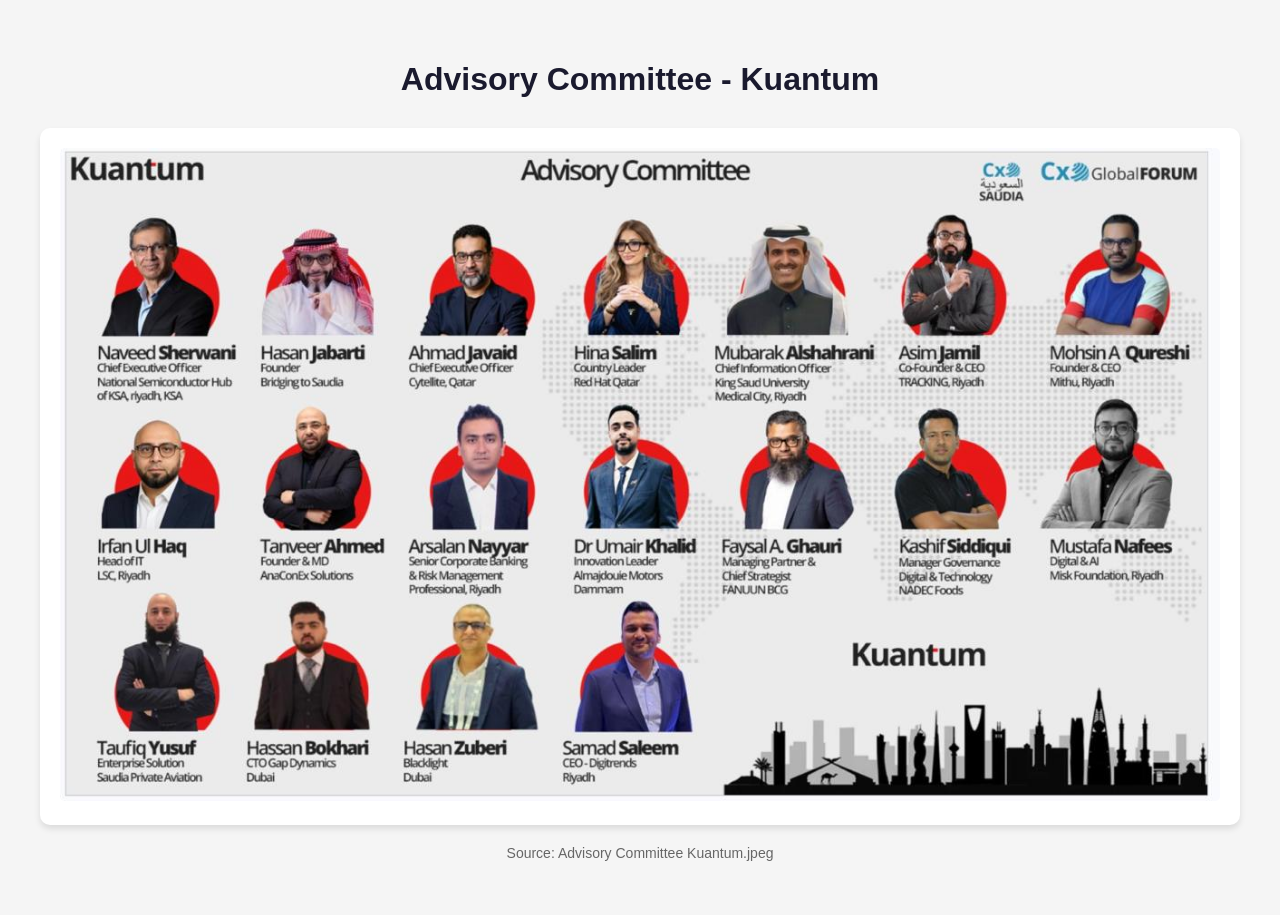
<file: advisory-committee-viewer.html>
<!DOCTYPE html>
<html lang="en">
<head>
    <meta charset="UTF-8">
    <meta name="viewport" content="width=device-width, initial-scale=1.0">
    <title>Advisory Committee - Kuantum</title>
    <style>
        body {
            font-family: Arial, sans-serif;
            max-width: 1200px;
            margin: 0 auto;
            padding: 40px 20px;
            background: #f5f5f5;
        }
        h1 {
            color: #1a1a2e;
            text-align: center;
            margin-bottom: 30px;
        }
        .image-container {
            background: white;
            padding: 20px;
            border-radius: 10px;
            box-shadow: 0 4px 6px rgba(0,0,0,0.1);
            text-align: center;
        }
        img {
            max-width: 100%;
            height: auto;
            border-radius: 5px;
        }
        .source {
            text-align: center;
            margin-top: 20px;
            color: #666;
            font-size: 14px;
        }
    </style>
</head>
<body>
    <h1>Advisory Committee - Kuantum</h1>
    <div class="image-container">
        <img src="Advisory Committee Kuantum.jpeg" alt="Advisory Committee Kuantum">
    </div>
    <p class="source">Source: Advisory Committee Kuantum.jpeg</p>
</body>
</html>
</file>
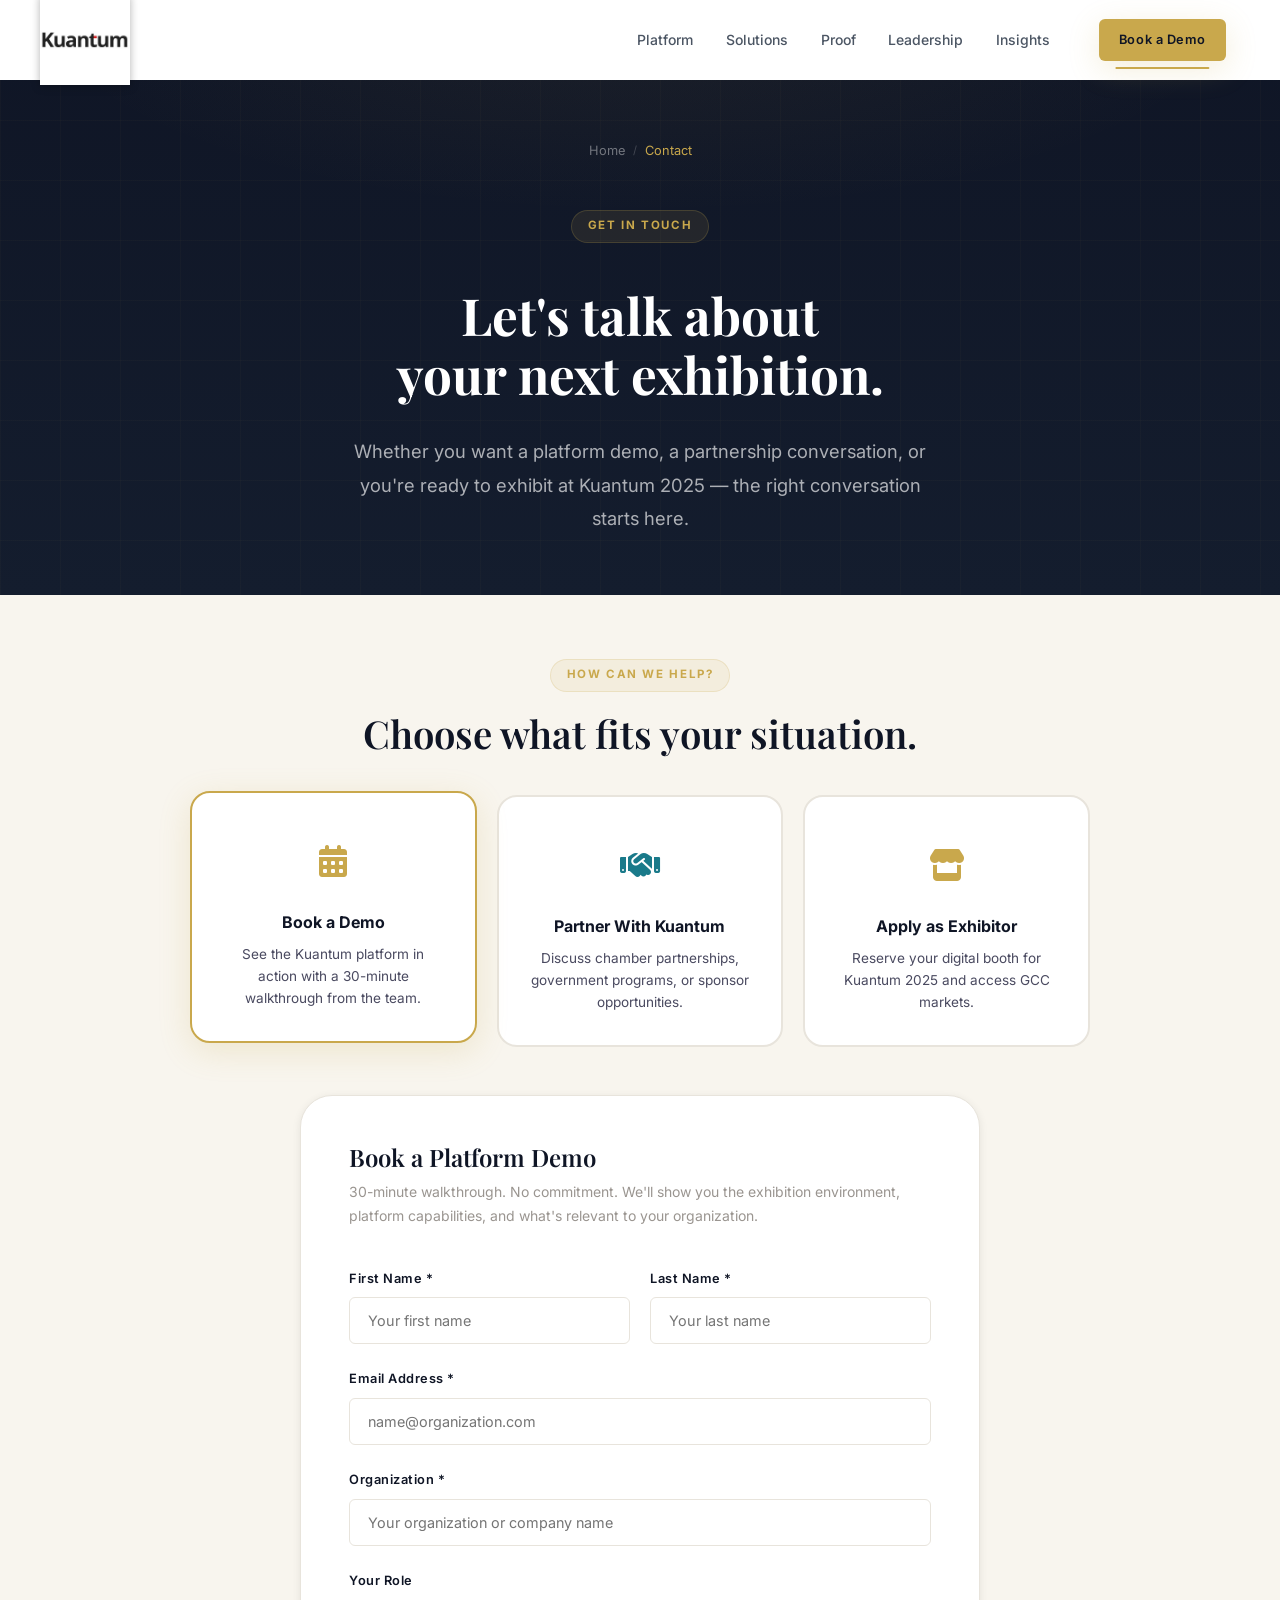
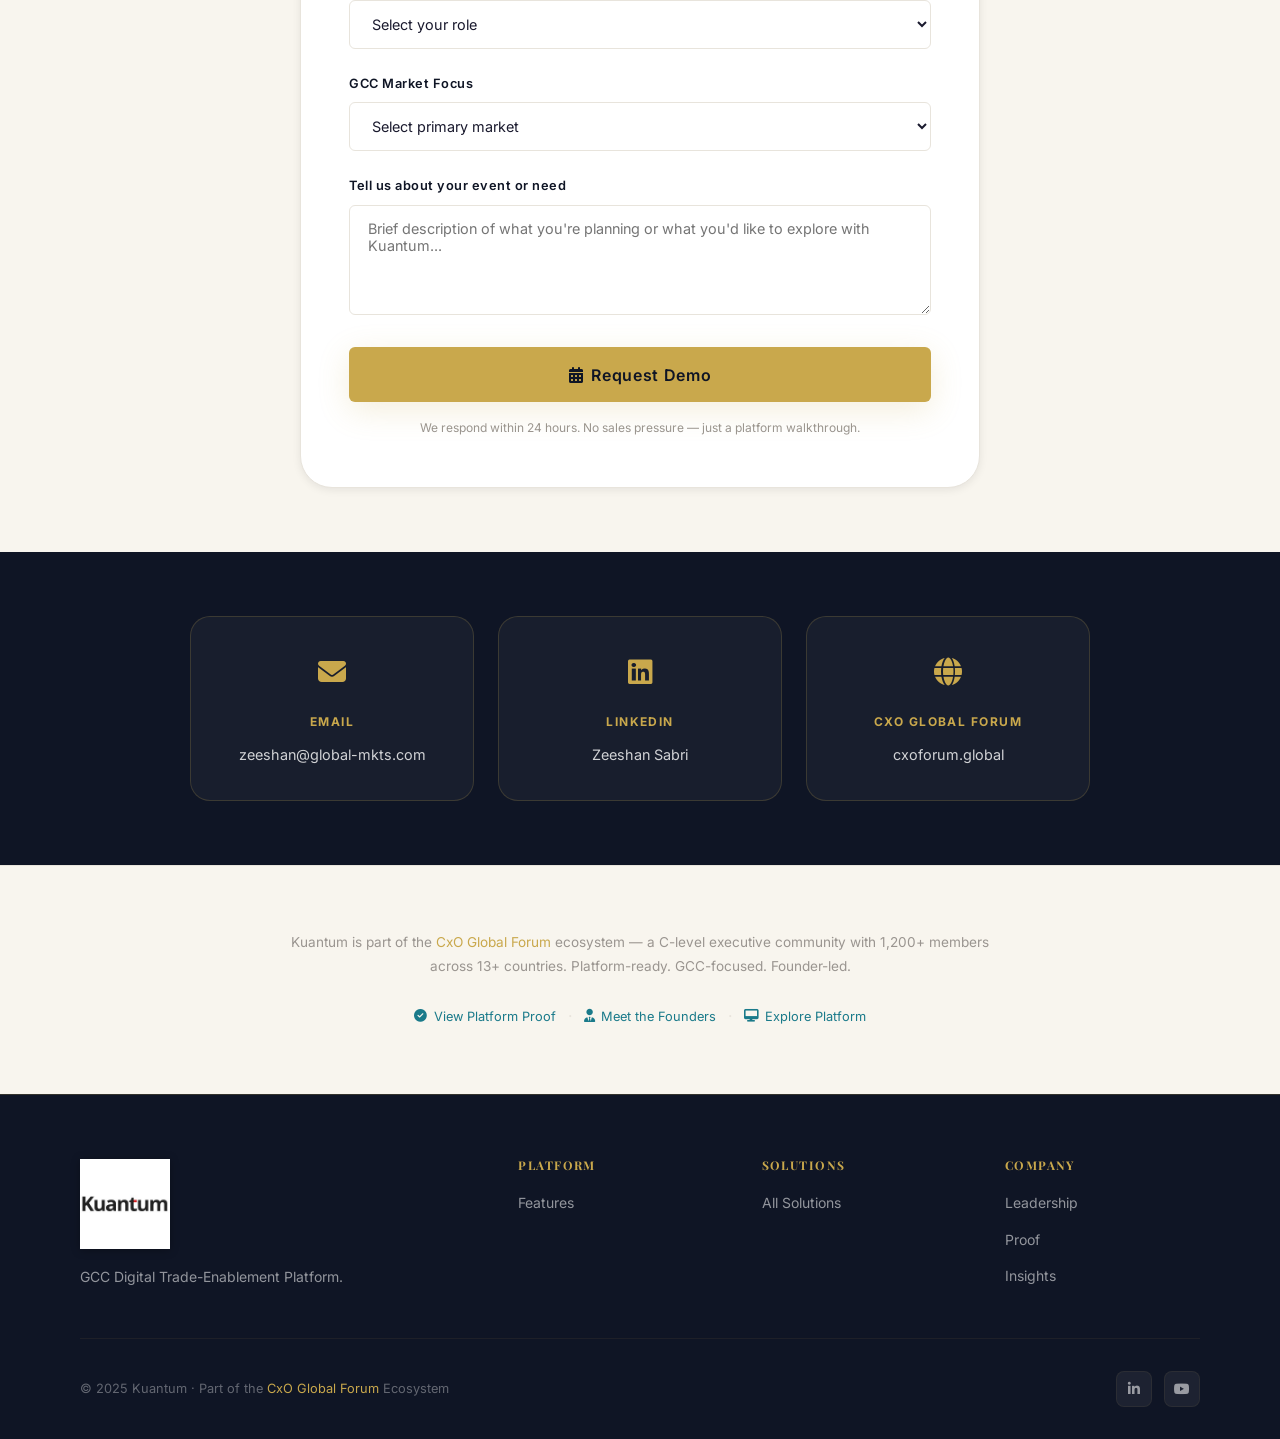
<file: contact.html>
<!DOCTYPE html>
<html lang="en">
<head>
  <meta charset="UTF-8">
  <meta name="viewport" content="width=device-width, initial-scale=1.0">
  <title>Contact — Book a Demo | Kuantum</title>
  <meta name="description" content="Book a demo with Kuantum, discuss a partnership, or inquire about exhibiting at our next GCC digital exhibition. Get in touch with the founding team.">
  <link rel="stylesheet" href="css/style.css">
  <link rel="stylesheet" href="https://cdn.jsdelivr.net/npm/@fortawesome/fontawesome-free@6.4.0/css/all.min.css">
  <link rel="preconnect" href="https://fonts.googleapis.com">
  <style>
    .contact-option {
      background: var(--white);
      border: 2px solid var(--light-gray);
      border-radius: var(--radius-lg);
      padding: 2rem;
      cursor: pointer;
      transition: var(--transition);
      text-align: center;
    }
    .contact-option:hover, .contact-option.selected {
      border-color: var(--gold);
      box-shadow: var(--shadow-gold);
      transform: translateY(-4px);
    }
    .contact-option .opt-icon { font-size: 2.5rem; margin-bottom: 1rem; }
    .contact-option .opt-title { font-size: 1rem; font-weight: 700; color: var(--navy); margin-bottom: 0.5rem; }
    .contact-option .opt-desc { font-size: 0.85rem; color: var(--text-body); line-height: 1.6; }
    .contact-form-section { display: none; }
    .contact-form-section.active { display: block; }
  </style>
</head>
<body>

  <nav class="navbar" id="navbar">
    <div class="navbar-inner">
      <a href="index.html" class="logo"><img src="images/kuantum-linkedin-logo.png" alt="Kuantum" class="logo-img" style="height:90px;width:auto;max-width:240px;object-fit:contain;" onerror="this.classList.add('error')"></a>
      <div class="nav-links">
        <a href="platform.html" class="nav-link">Platform</a>
        <a href="solutions.html" class="nav-link">Solutions</a>
        <a href="proof.html" class="nav-link">Proof</a>
        <a href="leadership.html" class="nav-link">Leadership</a>
        <a href="insights.html" class="nav-link">Insights</a>
        <a href="contact.html" class="nav-link active nav-cta"><span class="btn btn-primary btn-sm">Book a Demo</span></a>
      </div>
      <button class="hamburger" id="hamburger"><span></span><span></span><span></span></button>
    </div>
  </nav>
  <div class="mobile-menu" id="mobileMenu">
    <a href="platform.html" class="nav-link">Platform</a>
    <a href="solutions.html" class="nav-link">Solutions</a>
    <a href="proof.html" class="nav-link">Proof</a>
    <a href="leadership.html" class="nav-link">Leadership</a>
    <a href="insights.html" class="nav-link">Insights</a>
    <a href="contact.html" class="btn btn-primary">Book a Demo</a>
  </div>

  <!-- PAGE HERO -->
  <section class="page-hero" style="padding:140px 0 60px;">
    <div class="page-hero-grid"></div>
    <div class="container">
      <div class="page-hero-inner text-center" style="max-width:680px;margin:0 auto;">
        <div class="breadcrumb" style="justify-content:center;">
          <a href="index.html">Home</a><span class="breadcrumb-sep">/</span>
          <span class="breadcrumb-current">Contact</span>
        </div>
        <div class="section-tag" style="margin-top:1.5rem;">Get In Touch</div>
        <h1 class="page-headline mt-3">Let's talk about<br>your next exhibition.</h1>
        <p class="page-sub mt-4 mx-auto">Whether you want a platform demo, a partnership conversation, or you're ready to exhibit at Kuantum 2025 — the right conversation starts here.</p>
      </div>
    </div>
  </section>

  <!-- CONTACT TYPE SELECTOR -->
  <section class="section-sm" style="background:var(--off-white);">
    <div class="container">
      <div class="section-header" style="margin-bottom:2.5rem;">
        <div class="section-tag fade-up">How can we help?</div>
        <h2 class="h1 fade-up stagger-1">Choose what fits your situation.</h2>
      </div>

      <div class="grid grid-3 fade-up" style="gap:1.25rem;max-width:900px;margin:0 auto 3rem;">
        <div class="contact-option selected" id="opt-demo" onclick="selectOption('demo')">
          <div class="opt-icon"><i class="fas fa-calendar-days" style="font-size:2rem;color:var(--gold);"></i></div>
          <div class="opt-title">Book a Demo</div>
          <div class="opt-desc">See the Kuantum platform in action with a 30-minute walkthrough from the team.</div>
        </div>
        <div class="contact-option" id="opt-partner" onclick="selectOption('partner')">
          <div class="opt-icon"><i class="fas fa-handshake" style="font-size:2rem;color:var(--teal);"></i></div>
          <div class="opt-title">Partner With Kuantum</div>
          <div class="opt-desc">Discuss chamber partnerships, government programs, or sponsor opportunities.</div>
        </div>
        <div class="contact-option" id="opt-exhibitor" onclick="selectOption('exhibitor')">
          <div class="opt-icon"><i class="fas fa-store" style="font-size:2rem;color:var(--gold);"></i></div>
          <div class="opt-title">Apply as Exhibitor</div>
          <div class="opt-desc">Reserve your digital booth for Kuantum 2025 and access GCC markets.</div>
        </div>
      </div>

      <!-- DEMO FORM -->
      <div class="contact-form-section active" id="form-demo" style="max-width:680px;margin:0 auto;">
        <div style="background:var(--white);border-radius:var(--radius-xl);padding:3rem;border:1px solid var(--light-gray);box-shadow:var(--shadow-sm);">
          <h3 style="font-size:1.5rem;margin-bottom:0.5rem;">Book a Platform Demo</h3>
          <p style="font-size:0.875rem;color:var(--mid-gray);margin-bottom:2.5rem;">30-minute walkthrough. No commitment. We'll show you the exhibition environment, platform capabilities, and what's relevant to your organization.</p>

          <form id="demoForm" onsubmit="handleSubmit(event, 'demo')">
            <div class="grid grid-2" style="gap:1.25rem;">
              <div class="form-group">
                <label class="form-label">First Name *</label>
                <input type="text" class="form-input" placeholder="Your first name" required>
              </div>
              <div class="form-group">
                <label class="form-label">Last Name *</label>
                <input type="text" class="form-input" placeholder="Your last name" required>
              </div>
            </div>
            <div class="form-group">
              <label class="form-label">Email Address *</label>
              <input type="email" class="form-input" placeholder="name@organization.com" required>
            </div>
            <div class="form-group">
              <label class="form-label">Organization *</label>
              <input type="text" class="form-input" placeholder="Your organization or company name" required>
            </div>
            <div class="form-group">
              <label class="form-label">Your Role</label>
              <select class="form-select">
                <option value="">Select your role</option>
                <option>Trade Organizer / Event Manager</option>
                <option>Chamber / Association Representative</option>
                <option>Government / Public Sector</option>
                <option>Exhibitor / Business Development</option>
                <option>Investor / Strategic Partner</option>
                <option>Other</option>
              </select>
            </div>
            <div class="form-group">
              <label class="form-label">GCC Market Focus</label>
              <select class="form-select">
                <option value="">Select primary market</option>
                <option>Saudi Arabia</option>
                <option>UAE</option>
                <option>Oman</option>
                <option>Bahrain</option>
                <option>Qatar</option>
                <option>Kuwait</option>
                <option>Multiple GCC Markets</option>
              </select>
            </div>
            <div class="form-group">
              <label class="form-label">Tell us about your event or need</label>
              <textarea class="form-textarea" placeholder="Brief description of what you're planning or what you'd like to explore with Kuantum..." style="min-height:110px;"></textarea>
            </div>
            <button type="submit" class="btn btn-primary w-full" style="justify-content:center;padding:1.1rem 2rem;font-size:1rem;">
              <i class="fas fa-calendar-alt"></i> Request Demo
            </button>
            <p style="font-size:0.75rem;color:var(--mid-gray);text-align:center;margin-top:1rem;">We respond within 24 hours. No sales pressure — just a platform walkthrough.</p>
          </form>
        </div>
      </div>

      <!-- PARTNER FORM -->
      <div class="contact-form-section" id="form-partner" style="max-width:680px;margin:0 auto;">
        <div style="background:var(--white);border-radius:var(--radius-xl);padding:3rem;border:1px solid var(--light-gray);box-shadow:var(--shadow-sm);">
          <h3 style="font-size:1.5rem;margin-bottom:0.5rem;">Partner With Kuantum</h3>
          <p style="font-size:0.875rem;color:var(--mid-gray);margin-bottom:2.5rem;">Chambers, associations, government bodies, sponsors — tell us about your organization and partnership interests.</p>
          <form id="partnerForm" onsubmit="handleSubmit(event, 'partner')">
            <div class="grid grid-2" style="gap:1.25rem;">
              <div class="form-group">
                <label class="form-label">First Name *</label>
                <input type="text" class="form-input" placeholder="Your first name" required>
              </div>
              <div class="form-group">
                <label class="form-label">Last Name *</label>
                <input type="text" class="form-input" placeholder="Your last name" required>
              </div>
            </div>
            <div class="form-group">
              <label class="form-label">Email Address *</label>
              <input type="email" class="form-input" placeholder="name@organization.com" required>
            </div>
            <div class="form-group">
              <label class="form-label">Organization *</label>
              <input type="text" class="form-input" placeholder="Chamber, association, or company name" required>
            </div>
            <div class="form-group">
              <label class="form-label">Partnership Type</label>
              <select class="form-select">
                <option value="">Select partnership type</option>
                <option>Chamber / Association Partnership</option>
                <option>Government / Public Sector Program</option>
                <option>Corporate Sponsorship</option>
                <option>Media & Content Partner</option>
                <option>Technology Integration</option>
                <option>Strategic Advisory</option>
              </select>
            </div>
            <div class="form-group">
              <label class="form-label">Partnership Interests & Goals</label>
              <textarea class="form-textarea" placeholder="Describe your partnership interests, organization mandate, and what you'd like to achieve through Kuantum..." style="min-height:130px;"></textarea>
            </div>
            <button type="submit" class="btn btn-teal w-full" style="justify-content:center;padding:1.1rem 2rem;font-size:1rem;">
              <i class="fas fa-handshake"></i> Submit Partnership Inquiry
            </button>
          </form>
        </div>
      </div>

      <!-- EXHIBITOR FORM -->
      <div class="contact-form-section" id="form-exhibitor" style="max-width:680px;margin:0 auto;">
        <div style="background:var(--white);border-radius:var(--radius-xl);padding:3rem;border:1px solid var(--light-gray);box-shadow:var(--shadow-sm);">
          <h3 style="font-size:1.5rem;margin-bottom:0.5rem;">Apply as an Exhibitor</h3>
          <p style="font-size:0.875rem;color:var(--mid-gray);margin-bottom:2.5rem;">Reserve your digital booth for Kuantum 2025 and access GCC markets through a branded exhibition presence and lead generation dashboard.</p>
          <form id="exhibitorForm" onsubmit="handleSubmit(event, 'exhibitor')">
            <div class="grid grid-2" style="gap:1.25rem;">
              <div class="form-group">
                <label class="form-label">First Name *</label>
                <input type="text" class="form-input" placeholder="Your first name" required>
              </div>
              <div class="form-group">
                <label class="form-label">Last Name *</label>
                <input type="text" class="form-input" placeholder="Your last name" required>
              </div>
            </div>
            <div class="form-group">
              <label class="form-label">Email Address *</label>
              <input type="email" class="form-input" placeholder="name@company.com" required>
            </div>
            <div class="form-group">
              <label class="form-label">Company Name *</label>
              <input type="text" class="form-input" placeholder="Your company name" required>
            </div>
            <div class="form-group">
              <label class="form-label">Industry Sector</label>
              <select class="form-select">
                <option value="">Select your industry</option>
                <option>Technology & Software</option>
                <option>Financial Services & Fintech</option>
                <option>Healthcare & Medtech</option>
                <option>Manufacturing & Industry</option>
                <option>Real Estate & Construction</option>
                <option>Energy & Utilities</option>
                <option>Retail & E-commerce</option>
                <option>Education & Training</option>
                <option>Professional Services</option>
                <option>Other</option>
              </select>
            </div>
            <div class="form-group">
              <label class="form-label">Target GCC Markets</label>
              <select class="form-select">
                <option value="">Select target markets</option>
                <option>Saudi Arabia (primary)</option>
                <option>UAE (primary)</option>
                <option>Oman (primary)</option>
                <option>Multiple GCC Markets</option>
                <option>All GCC Markets</option>
              </select>
            </div>
            <div class="form-group">
              <label class="form-label">What you're looking to achieve at Kuantum</label>
              <textarea class="form-textarea" placeholder="Lead generation, brand visibility, B2B meetings, market entry — tell us your goals..." style="min-height:110px;"></textarea>
            </div>
            <button type="submit" class="btn btn-primary w-full" style="justify-content:center;padding:1.1rem 2rem;font-size:1rem;">
              <i class="fas fa-store"></i> Apply as Exhibitor
            </button>
          </form>
        </div>
      </div>

      <!-- SUCCESS MESSAGE (hidden by default) -->
      <div id="successMsg" style="display:none;max-width:680px;margin:0 auto;text-align:center;padding:4rem 3rem;background:var(--white);border-radius:var(--radius-xl);border:1px solid var(--light-gray);">
        <div style="font-size:3rem;margin-bottom:1.5rem;color:#16a34a;"><i class="fas fa-circle-check"></i></div>
        <h3 style="font-size:1.5rem;color:var(--navy);margin-bottom:1rem;">Thank you — we've received your inquiry.</h3>
        <p style="color:var(--text-body);line-height:1.7;margin-bottom:2rem;">The Kuantum team will respond within 24 hours. In the meantime, feel free to explore the platform capabilities or read our latest insights.</p>
        <div style="display:flex;gap:1rem;justify-content:center;flex-wrap:wrap;">
          <a href="platform.html" class="btn btn-primary">Explore the Platform</a>
          <a href="insights.html" class="btn btn-outline">Read Insights</a>
        </div>
      </div>
    </div>
  </section>

  <!-- DIRECT CONTACT INFO -->
  <section class="section-sm" style="background:var(--navy);">
    <div class="container">
      <div class="grid grid-3 fade-up" style="gap:1.5rem;max-width:900px;margin:0 auto;">
        <div style="text-align:center;padding:2rem;background:rgba(255,255,255,0.04);border-radius:var(--radius-lg);border:1px solid var(--border);">
          <div style="font-size:1.75rem;margin-bottom:1rem;"><i class="fas fa-envelope" style="color:var(--gold);"></i></div>
          <div style="font-size:0.75rem;font-weight:700;letter-spacing:0.12em;text-transform:uppercase;color:var(--gold);margin-bottom:0.5rem;">Email</div>
          <a href="mailto:zeeshan@global-mkts.com" style="font-size:0.9rem;color:rgba(255,255,255,0.8);text-decoration:none;">zeeshan@global-mkts.com</a>
        </div>
        <div style="text-align:center;padding:2rem;background:rgba(255,255,255,0.04);border-radius:var(--radius-lg);border:1px solid var(--border);">
          <div style="font-size:1.75rem;margin-bottom:1rem;"><i class="fab fa-linkedin" style="color:var(--gold);"></i></div>
          <div style="font-size:0.75rem;font-weight:700;letter-spacing:0.12em;text-transform:uppercase;color:var(--gold);margin-bottom:0.5rem;">LinkedIn</div>
          <a href="https://www.linkedin.com/in/zeeshan-sabri-75760a26" target="_blank" style="font-size:0.9rem;color:rgba(255,255,255,0.8);text-decoration:none;">Zeeshan Sabri</a>
        </div>
        <div style="text-align:center;padding:2rem;background:rgba(255,255,255,0.04);border-radius:var(--radius-lg);border:1px solid var(--border);">
          <div style="font-size:1.75rem;margin-bottom:1rem;"><i class="fas fa-globe" style="color:var(--gold);"></i></div>
          <div style="font-size:0.75rem;font-weight:700;letter-spacing:0.12em;text-transform:uppercase;color:var(--gold);margin-bottom:0.5rem;">CxO Global Forum</div>
          <a href="https://new.cxoforum.global/" target="_blank" style="font-size:0.9rem;color:rgba(255,255,255,0.8);text-decoration:none;">cxoforum.global</a>
        </div>
      </div>
    </div>
  </section>

  <!-- TRUST SIGNALS -->
  <section class="section-sm" style="background:var(--off-white);border-top:1px solid var(--light-gray);">
    <div class="container">
      <div style="text-align:center;max-width:700px;margin:0 auto;">
        <p style="font-size:0.85rem;color:var(--mid-gray);line-height:1.8;">
          Kuantum is part of the <a href="https://new.cxoforum.global/" target="_blank" style="color:var(--gold);">CxO Global Forum</a> ecosystem — a C-level executive community with 1,200+ members across 13+ countries. Platform-ready. GCC-focused. Founder-led.
        </p>
        <div style="display:flex;gap:0.75rem;justify-content:center;flex-wrap:wrap;margin-top:1.5rem;">
          <a href="proof.html" style="font-size:0.8rem;color:var(--teal);display:flex;align-items:center;gap:0.4rem;"><i class="fas fa-check-circle"></i> View Platform Proof</a>
          <span style="color:var(--light-gray);">·</span>
          <a href="leadership.html" style="font-size:0.8rem;color:var(--teal);display:flex;align-items:center;gap:0.4rem;"><i class="fas fa-user-tie"></i> Meet the Founders</a>
          <span style="color:var(--light-gray);">·</span>
          <a href="platform.html" style="font-size:0.8rem;color:var(--teal);display:flex;align-items:center;gap:0.4rem;"><i class="fas fa-desktop"></i> Explore Platform</a>
        </div>
      </div>
    </div>
  </section>

  <footer class="footer">
    <div class="container">
      <div class="footer-grid">
        <div class="footer-brand">
          <a href="index.html" class="logo"><img src="images/kuantum-linkedin-logo.png" alt="Kuantum" class="logo-img" style="height:90px;width:auto;max-width:240px;object-fit:contain;" onerror="this.classList.add('error')"></a>
          <p>GCC Digital Trade-Enablement Platform.</p>
        </div>
        <div class="footer-col"><h4>Platform</h4><ul><li><a href="platform.html">Features</a></li></ul></div>
        <div class="footer-col"><h4>Solutions</h4><ul><li><a href="solutions.html">All Solutions</a></li></ul></div>
        <div class="footer-col"><h4>Company</h4><ul><li><a href="leadership.html">Leadership</a></li><li><a href="proof.html">Proof</a></li><li><a href="insights.html">Insights</a></li></ul></div>
      </div>
      <div class="footer-bottom">
        <div class="footer-copy">© 2025 Kuantum · Part of the <a href="https://new.cxoforum.global/" target="_blank">CxO Global Forum</a> Ecosystem</div>
        <div class="footer-socials">
          <a href="https://www.linkedin.com/in/zeeshan-sabri-75760a26" target="_blank" class="social-btn"><i class="fab fa-linkedin-in"></i></a>
          <a href="https://www.youtube.com/@CxOGlobalTV" target="_blank" class="social-btn"><i class="fab fa-youtube"></i></a>
        </div>
      </div>
    </div>
  </footer>

  <script src="js/main.js"></script>
  <script>
    // Auto-detect URL param
    const params = new URLSearchParams(window.location.search);
    const typeParam = params.get('type');
    if (typeParam === 'partner') selectOption('partner');
    else if (typeParam === 'exhibitor') selectOption('exhibitor');

    function selectOption(type) {
      // Update option cards
      document.querySelectorAll('.contact-option').forEach(o => o.classList.remove('selected'));
      document.getElementById('opt-' + type).classList.add('selected');
      // Show form
      document.querySelectorAll('.contact-form-section').forEach(f => f.classList.remove('active'));
      document.getElementById('form-' + type).classList.add('active');
      document.getElementById('successMsg').style.display = 'none';
    }

    function handleSubmit(e, type) {
      e.preventDefault();
      // Hide all forms
      document.querySelectorAll('.contact-form-section').forEach(f => f.classList.remove('active'));
      document.getElementById('successMsg').style.display = 'block';
      document.getElementById('successMsg').scrollIntoView({ behavior: 'smooth', block: 'center' });
    }
  </script>
</body>
</html>
</file>
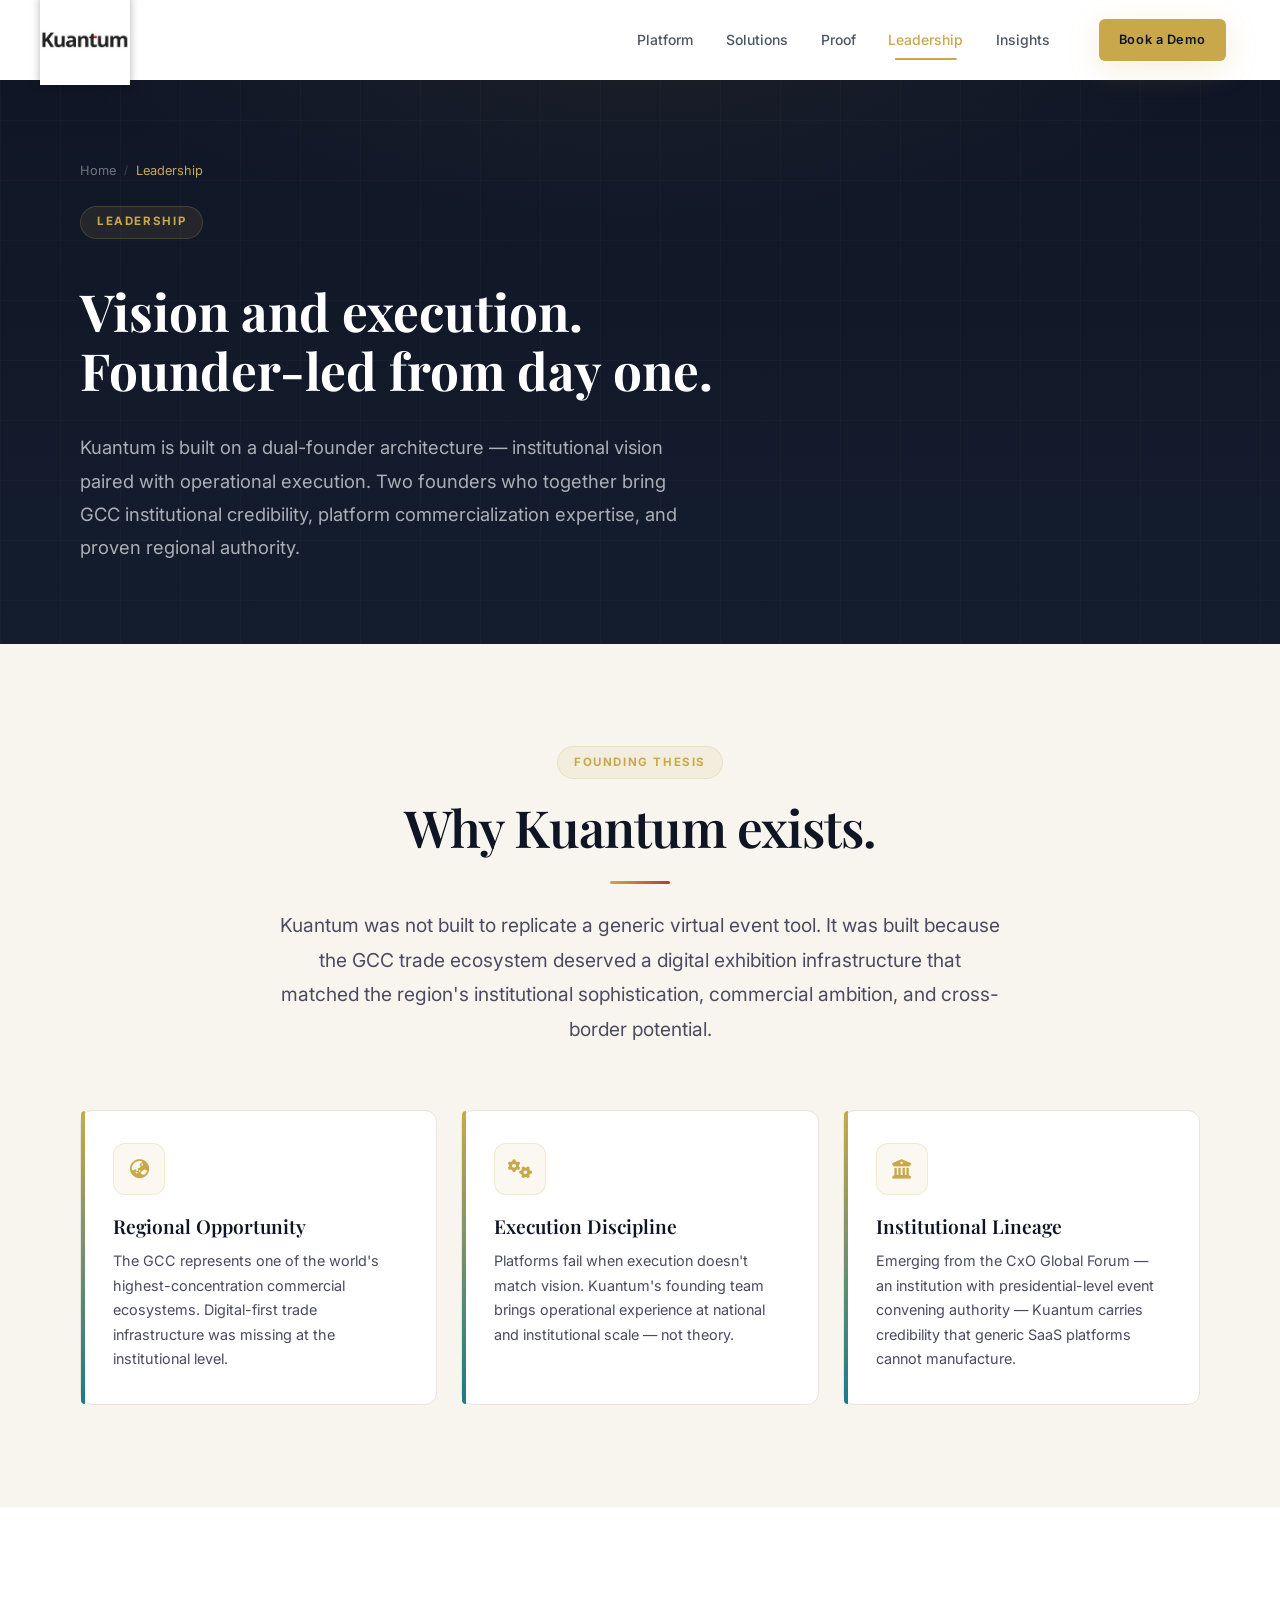
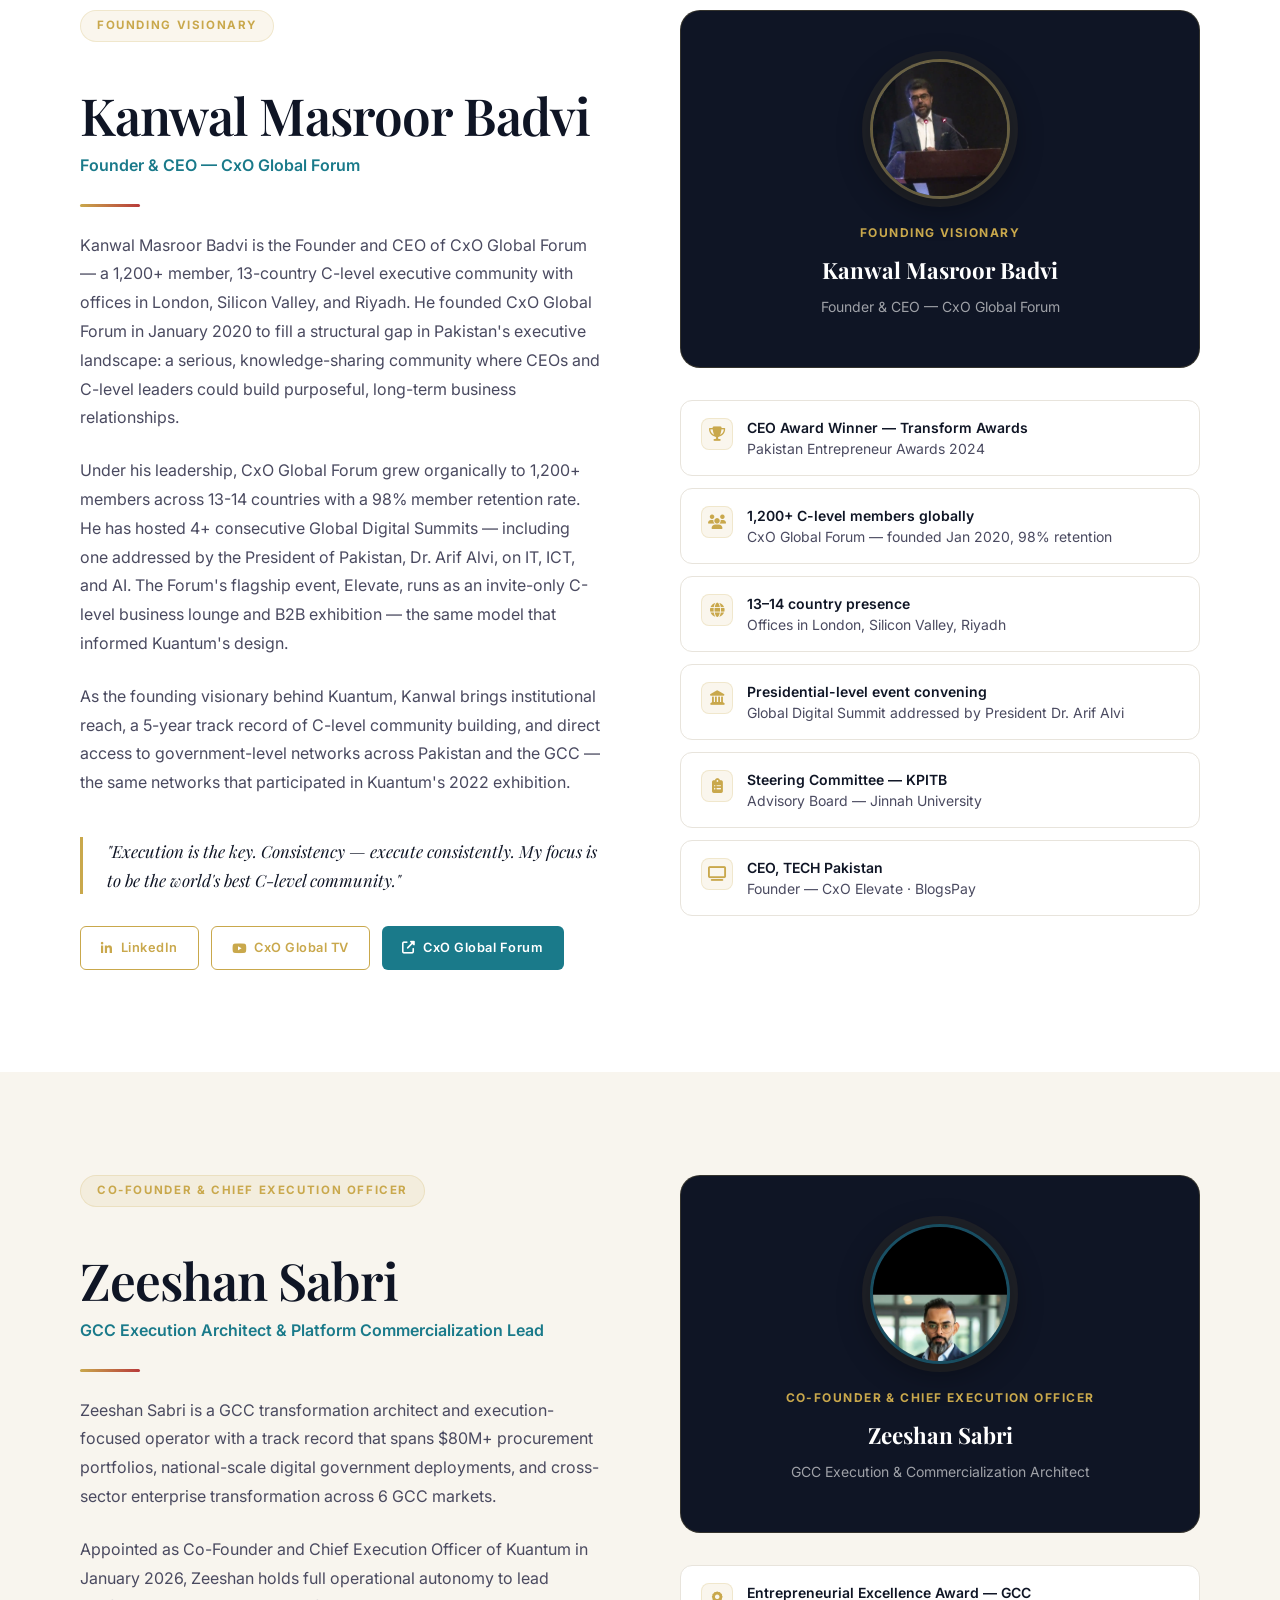
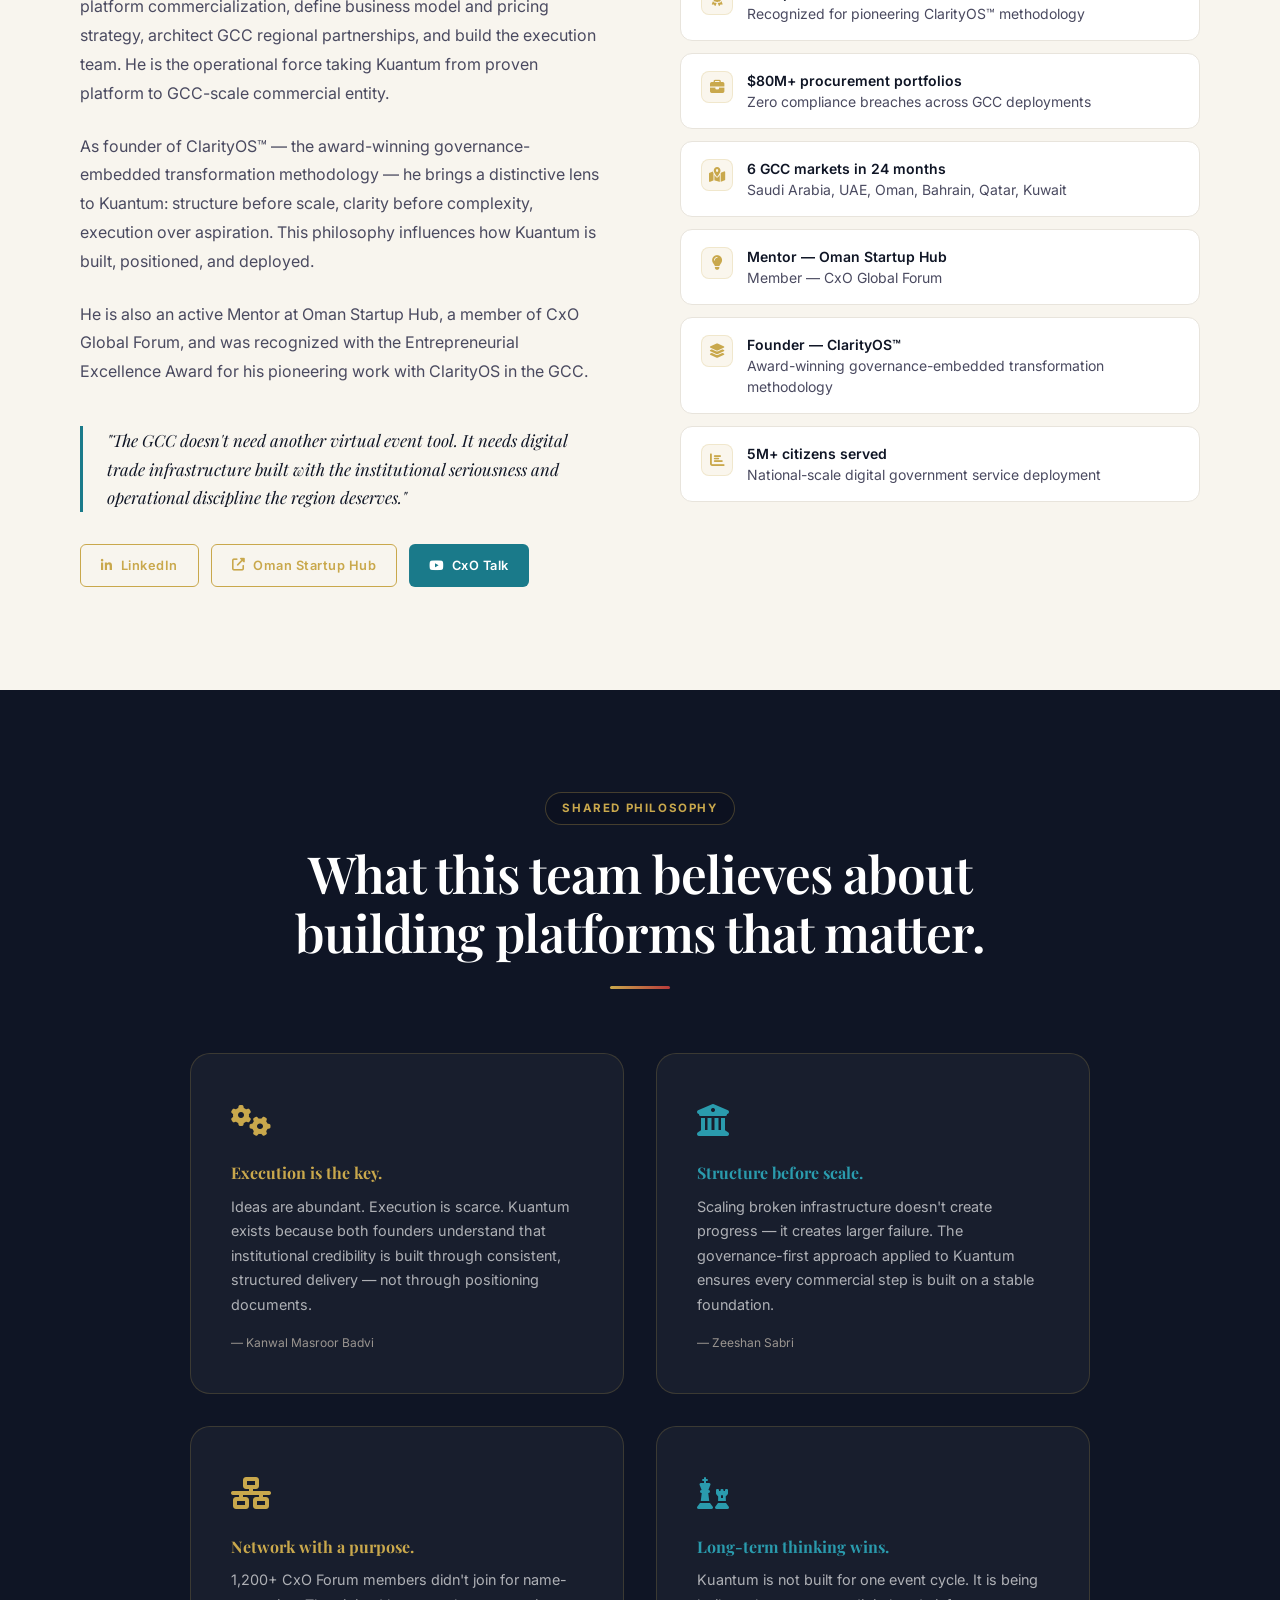
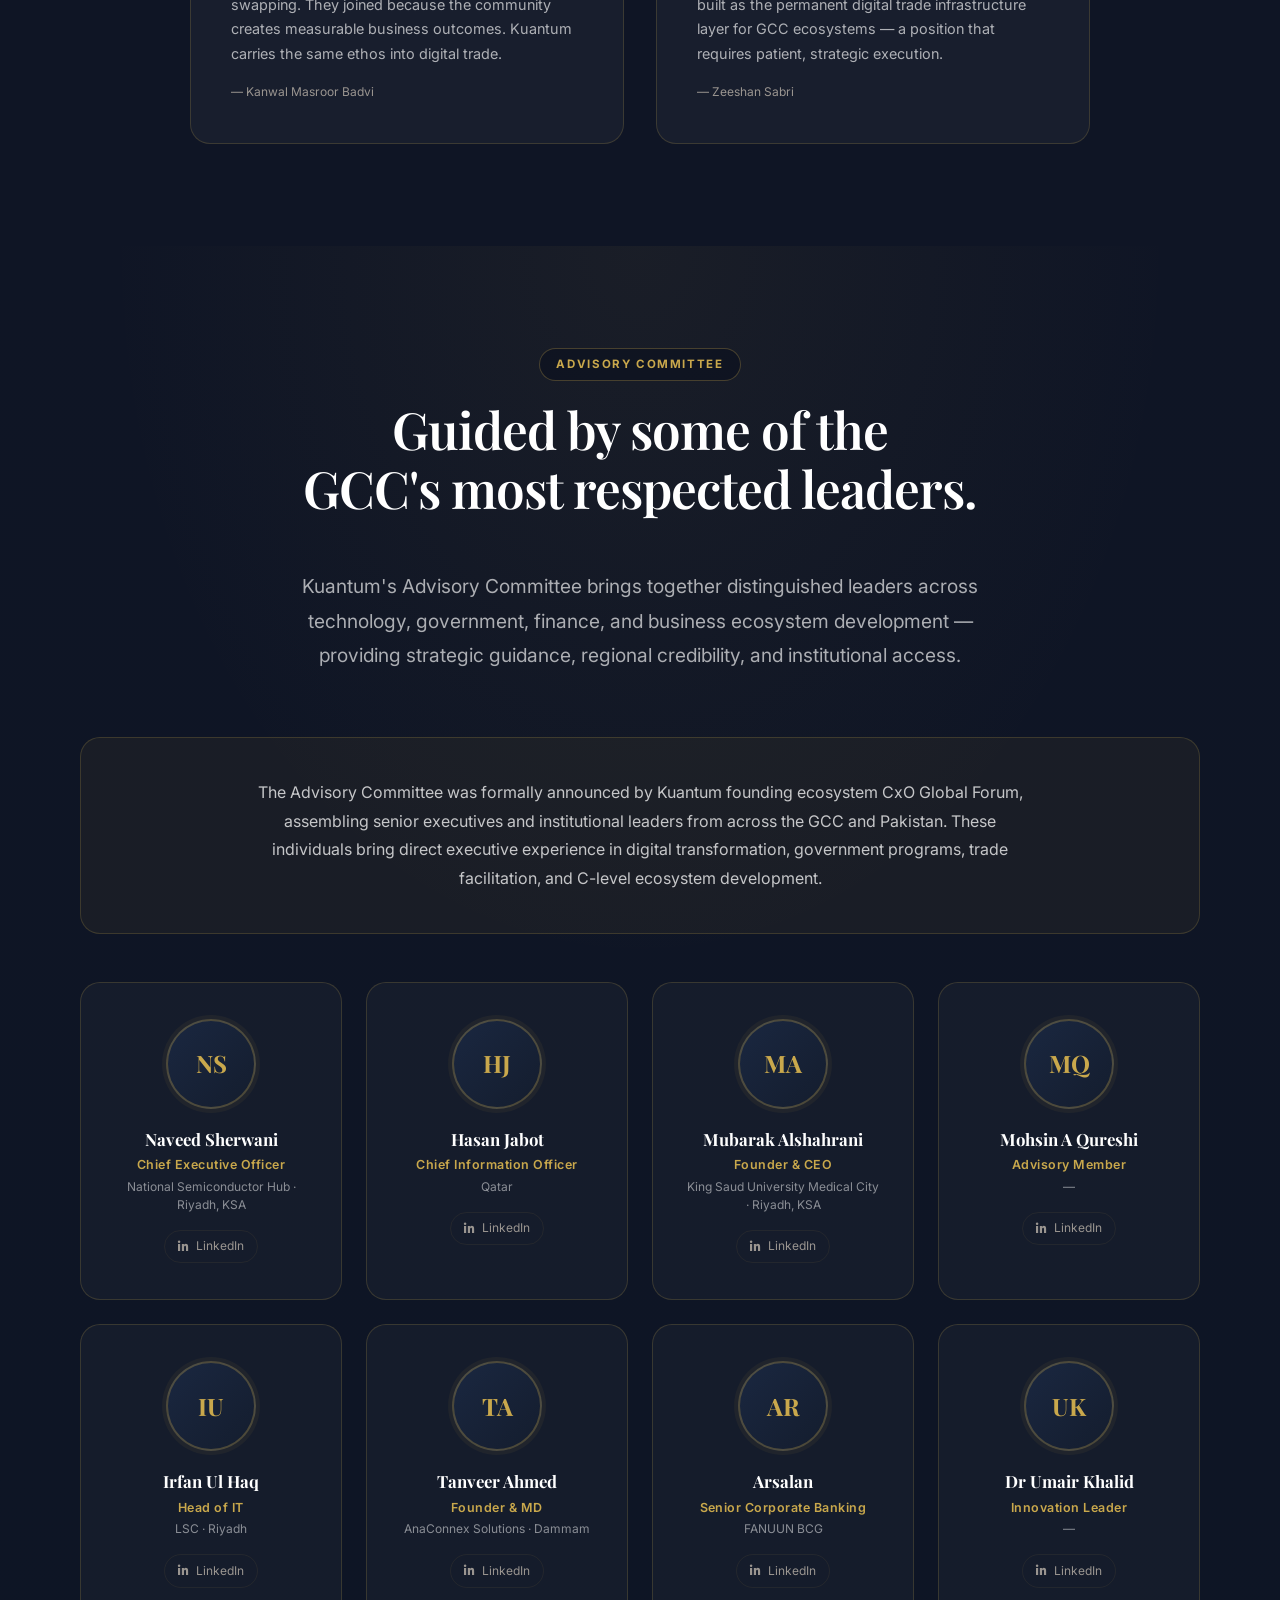
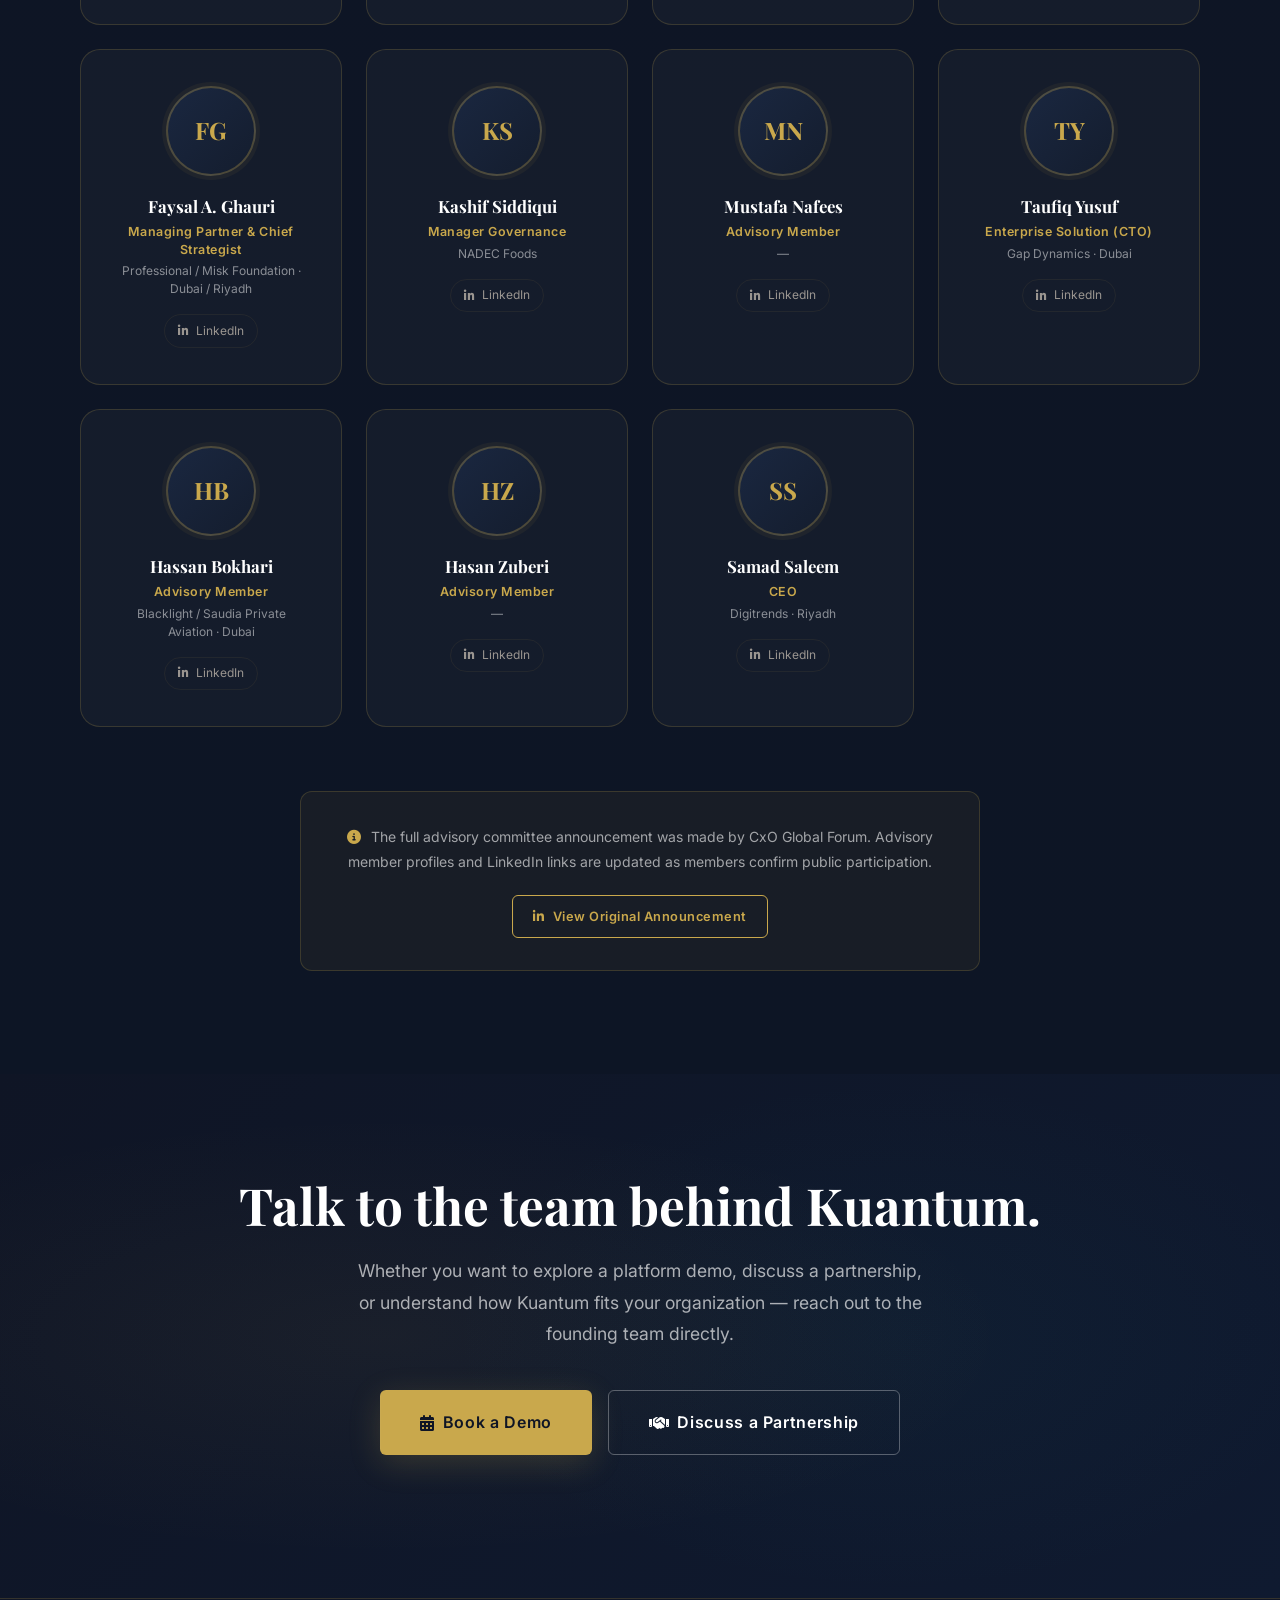
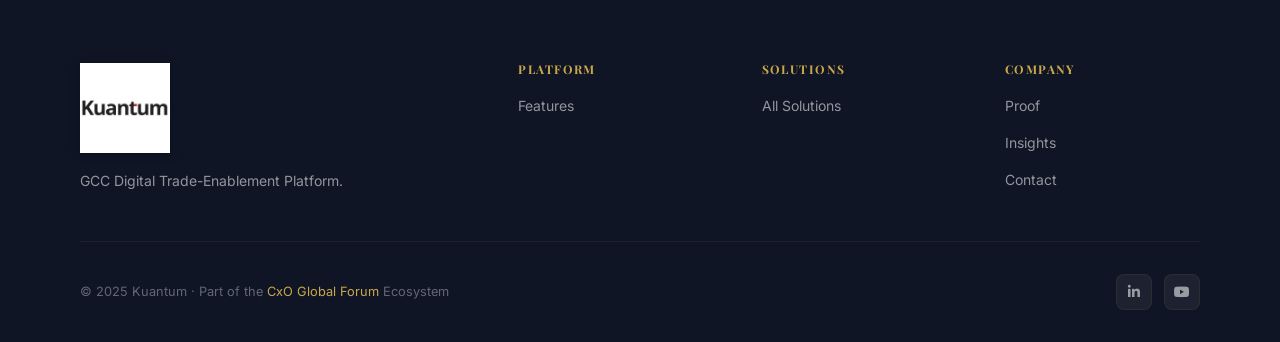
<file: leadership.html>
<!DOCTYPE html>
<html lang="en">
<head>
  <meta charset="UTF-8">
  <meta name="viewport" content="width=device-width, initial-scale=1.0">
  <title>Leadership — Kuantum Founding Team</title>
  <meta name="description" content="Kuantum's founding team: Kanwal Masroor Badvi (CxO Global Forum) and Zeeshan Sabri (Chief Execution Officer, GCC transformation architect).">
  <link rel="stylesheet" href="css/style.css">
  <link rel="stylesheet" href="https://cdn.jsdelivr.net/npm/@fortawesome/fontawesome-free@6.4.0/css/all.min.css">
  <link rel="preconnect" href="https://fonts.googleapis.com">
</head>
<body>

  <nav class="navbar" id="navbar">
    <div class="navbar-inner">
      <a href="index.html" class="logo">
        <img src="images/kuantum-linkedin-logo.png" alt="Kuantum" class="logo-img" style="height:90px;width:auto;max-width:240px;object-fit:contain;" onerror="this.style.display='none';this.nextElementSibling.style.display='block'">
        <span class="logo-text" style="display:none;">KUAN<span>TUM</span></span>
      </a>
      <div class="nav-links">
        <a href="platform.html" class="nav-link">Platform</a>
        <a href="solutions.html" class="nav-link">Solutions</a>
        <a href="proof.html" class="nav-link">Proof</a>
        <a href="leadership.html" class="nav-link active">Leadership</a>
        <a href="insights.html" class="nav-link">Insights</a>
        <a href="contact.html" class="nav-link nav-cta"><span class="btn btn-primary btn-sm">Book a Demo</span></a>
      </div>
      <button class="hamburger" id="hamburger"><span></span><span></span><span></span></button>
    </div>
  </nav>
  <div class="mobile-menu" id="mobileMenu">
    <a href="platform.html" class="nav-link">Platform</a>
    <a href="solutions.html" class="nav-link">Solutions</a>
    <a href="proof.html" class="nav-link">Proof</a>
    <a href="leadership.html" class="nav-link">Leadership</a>
    <a href="insights.html" class="nav-link">Insights</a>
    <a href="contact.html" class="btn btn-primary">Book a Demo</a>
  </div>

  <!-- PAGE HERO -->
  <section class="page-hero">
    <div class="page-hero-grid"></div>
    <div class="container">
      <div class="page-hero-inner">
        <div class="breadcrumb">
          <a href="index.html">Home</a><span class="breadcrumb-sep">/</span>
          <span class="breadcrumb-current">Leadership</span>
        </div>
        <div class="section-tag">Leadership</div>
        <h1 class="page-headline mt-3">Vision and execution.<br>Founder-led from day one.</h1>
        <p class="page-sub mt-4">Kuantum is built on a dual-founder architecture — institutional vision paired with operational execution. Two founders who together bring GCC institutional credibility, platform commercialization expertise, and proven regional authority.</p>
      </div>
    </div>
  </section>

  <!-- FOUNDING THESIS -->
  <section class="section" style="background:var(--off-white);">
    <div class="container">
      <div class="section-header">
        <div class="section-tag fade-up">Founding Thesis</div>
        <h2 class="display-2 fade-up stagger-1">Why Kuantum exists.</h2>
        <div class="divider-gold divider-gold-center fade-up stagger-2"></div>
        <p class="lead fade-up stagger-3">Kuantum was not built to replicate a generic virtual event tool. It was built because the GCC trade ecosystem deserved a digital exhibition infrastructure that matched the region's institutional sophistication, commercial ambition, and cross-border potential.</p>
      </div>

      <div class="grid grid-3 fade-up" style="gap:1.5rem;">
        <div class="card card-gold-accent">
          <div class="feature-icon"><i class="fas fa-globe-asia"></i></div>
          <h4 class="h4" style="margin-bottom:0.75rem;">Regional Opportunity</h4>
          <p style="font-size:0.9rem;color:var(--text-body);line-height:1.7;">The GCC represents one of the world's highest-concentration commercial ecosystems. Digital-first trade infrastructure was missing at the institutional level.</p>
        </div>
        <div class="card card-gold-accent">
          <div class="feature-icon"><i class="fas fa-cogs"></i></div>
          <h4 class="h4" style="margin-bottom:0.75rem;">Execution Discipline</h4>
          <p style="font-size:0.9rem;color:var(--text-body);line-height:1.7;">Platforms fail when execution doesn't match vision. Kuantum's founding team brings operational experience at national and institutional scale — not theory.</p>
        </div>
        <div class="card card-gold-accent">
          <div class="feature-icon"><i class="fas fa-building-columns"></i></div>
          <h4 class="h4" style="margin-bottom:0.75rem;">Institutional Lineage</h4>
          <p style="font-size:0.9rem;color:var(--text-body);line-height:1.7;">Emerging from the CxO Global Forum — an institution with presidential-level event convening authority — Kuantum carries credibility that generic SaaS platforms cannot manufacture.</p>
        </div>
      </div>
    </div>
  </section>

  <!-- KANWAL MASROOR -->
  <section class="section" style="background:var(--white);">
    <div class="container">
      <div class="grid grid-2" style="gap:5rem;align-items:start;">
        <div class="fade-up">
          <div class="section-tag">Founding Visionary</div>
          <h2 class="display-2 mt-3">Kanwal Masroor Badvi</h2>
          <div style="font-size:1rem;color:var(--teal);font-weight:600;margin:0.5rem 0 1.5rem;">Founder & CEO — CxO Global Forum</div>
          <div class="divider-gold mb-4"></div>

          <p style="color:var(--text-body);line-height:1.8;margin-bottom:1.5rem;">Kanwal Masroor Badvi is the Founder and CEO of CxO Global Forum — a 1,200+ member, 13-country C-level executive community with offices in London, Silicon Valley, and Riyadh. He founded CxO Global Forum in January 2020 to fill a structural gap in Pakistan's executive landscape: a serious, knowledge-sharing community where CEOs and C-level leaders could build purposeful, long-term business relationships.</p>

          <p style="color:var(--text-body);line-height:1.8;margin-bottom:1.5rem;">Under his leadership, CxO Global Forum grew organically to 1,200+ members across 13-14 countries with a 98% member retention rate. He has hosted 4+ consecutive Global Digital Summits — including one addressed by the President of Pakistan, Dr. Arif Alvi, on IT, ICT, and AI. The Forum's flagship event, Elevate, runs as an invite-only C-level business lounge and B2B exhibition — the same model that informed Kuantum's design.</p>

          <p style="color:var(--text-body);line-height:1.8;margin-bottom:2.5rem;">As the founding visionary behind Kuantum, Kanwal brings institutional reach, a 5-year track record of C-level community building, and direct access to government-level networks across Pakistan and the GCC — the same networks that participated in Kuantum's 2022 exhibition.</p>

          <blockquote style="border-left:3px solid var(--gold);padding-left:1.5rem;font-style:italic;font-family:var(--font-display);color:var(--navy);font-size:1.05rem;line-height:1.7;margin-bottom:2rem;">
            "Execution is the key. Consistency — execute consistently. My focus is to be the world's best C-level community."
          </blockquote>

          <div style="display:flex;gap:0.75rem;flex-wrap:wrap;">
            <a href="https://www.linkedin.com/in/kanwal-masroor" target="_blank" class="btn btn-outline btn-sm"><i class="fab fa-linkedin-in"></i> LinkedIn</a>
            <a href="https://www.youtube.com/@CxOGlobalTV" target="_blank" class="btn btn-outline btn-sm"><i class="fab fa-youtube"></i> CxO Global TV</a>
            <a href="https://new.cxoforum.global/" target="_blank" class="btn btn-teal btn-sm"><i class="fas fa-external-link-alt"></i> CxO Global Forum</a>
          </div>
        </div>

        <div class="fade-in stagger-2">
          <!-- Avatar block -->
          <div style="background:var(--navy);border-radius:var(--radius-lg);padding:3rem;border:1px solid var(--border);margin-bottom:2rem;text-align:center;">
            <div class="founder-photo-wrapper">
              <img src="images/kanwal-profile.jpg" alt="Kanwal Masroor Badvi" onerror="this.style.display='none';this.nextElementSibling.style.display='flex'">
              <div class="founder-photo-initials" style="display:none;">KM</div>
            </div>
            <div style="font-size:0.75rem;font-weight:700;letter-spacing:0.12em;text-transform:uppercase;color:var(--gold);margin-bottom:0.5rem;">Founding Visionary</div>
            <div style="font-size:1.4rem;font-weight:700;color:var(--white);font-family:var(--font-display);">Kanwal Masroor Badvi</div>
            <div style="font-size:0.875rem;color:rgba(255,255,255,0.6);margin-top:0.35rem;">Founder & CEO — CxO Global Forum</div>
          </div>

          <!-- Credentials -->
          <div style="display:flex;flex-direction:column;gap:0.75rem;">
            <div class="credential-item">
              <span class="cred-icon"><i class="fas fa-trophy"></i></span>
              <div class="cred-text"><strong>CEO Award Winner — Transform Awards</strong>Pakistan Entrepreneur Awards 2024</div>
            </div>
            <div class="credential-item">
              <span class="cred-icon"><i class="fas fa-users"></i></span>
              <div class="cred-text"><strong>1,200+ C-level members globally</strong>CxO Global Forum — founded Jan 2020, 98% retention</div>
            </div>
            <div class="credential-item">
              <span class="cred-icon"><i class="fas fa-globe"></i></span>
              <div class="cred-text"><strong>13–14 country presence</strong>Offices in London, Silicon Valley, Riyadh</div>
            </div>
            <div class="credential-item">
              <span class="cred-icon"><i class="fas fa-landmark"></i></span>
              <div class="cred-text"><strong>Presidential-level event convening</strong>Global Digital Summit addressed by President Dr. Arif Alvi</div>
            </div>
            <div class="credential-item">
              <span class="cred-icon"><i class="fas fa-clipboard-list"></i></span>
              <div class="cred-text"><strong>Steering Committee — KPITB</strong>Advisory Board — Jinnah University</div>
            </div>
            <div class="credential-item">
              <span class="cred-icon"><i class="fas fa-tv"></i></span>
              <div class="cred-text"><strong>CEO, TECH Pakistan</strong>Founder — CxO Elevate · BlogsPay</div>
            </div>
          </div>
        </div>
      </div>
    </div>
  </section>

  <!-- ZEESHAN SABRI -->
  <section class="section" style="background:var(--off-white);">
    <div class="container">
      <div class="grid grid-2" style="gap:5rem;align-items:start;">
        <div class="fade-in stagger-1" style="order:2;">
          <!-- Avatar block -->
          <div style="background:var(--navy);border-radius:var(--radius-lg);padding:3rem;border:1px solid var(--border);margin-bottom:2rem;text-align:center;">
            <div class="founder-photo-wrapper" style="border-color:rgba(26,122,138,0.5);">
              <img src="images/zeeshan-profile.jpg" alt="Zeeshan Sabri" style="object-position:center top;" onerror="this.style.display='none';this.nextElementSibling.style.display='flex'">
              <div class="founder-photo-initials" style="display:none;color:var(--teal-light);">ZS</div>
            </div>
            <div style="font-size:0.75rem;font-weight:700;letter-spacing:0.12em;text-transform:uppercase;color:var(--gold);margin-bottom:0.5rem;">Co-Founder & Chief Execution Officer</div>
            <div style="font-size:1.4rem;font-weight:700;color:var(--white);font-family:var(--font-display);">Zeeshan Sabri</div>
            <div style="font-size:0.875rem;color:rgba(255,255,255,0.6);margin-top:0.35rem;">GCC Execution & Commercialization Architect</div>
          </div>

          <!-- Credentials -->
          <div style="display:flex;flex-direction:column;gap:0.75rem;">
            <div class="credential-item">
              <span class="cred-icon"><i class="fas fa-award"></i></span>
              <div class="cred-text"><strong>Entrepreneurial Excellence Award — GCC</strong>Recognized for pioneering ClarityOS™ methodology</div>
            </div>
            <div class="credential-item">
              <span class="cred-icon"><i class="fas fa-briefcase"></i></span>
              <div class="cred-text"><strong>$80M+ procurement portfolios</strong>Zero compliance breaches across GCC deployments</div>
            </div>
            <div class="credential-item">
              <span class="cred-icon"><i class="fas fa-map-marked-alt"></i></span>
              <div class="cred-text"><strong>6 GCC markets in 24 months</strong>Saudi Arabia, UAE, Oman, Bahrain, Qatar, Kuwait</div>
            </div>
            <div class="credential-item">
              <span class="cred-icon"><i class="fas fa-lightbulb"></i></span>
              <div class="cred-text"><strong>Mentor — Oman Startup Hub</strong>Member — CxO Global Forum</div>
            </div>
            <div class="credential-item">
              <span class="cred-icon"><i class="fas fa-layer-group"></i></span>
              <div class="cred-text"><strong>Founder — ClarityOS™</strong>Award-winning governance-embedded transformation methodology</div>
            </div>
            <div class="credential-item">
              <span class="cred-icon"><i class="fas fa-chart-bar"></i></span>
              <div class="cred-text"><strong>5M+ citizens served</strong>National-scale digital government service deployment</div>
            </div>
          </div>
        </div>

        <div class="fade-up" style="order:1;">
          <div class="section-tag">Co-Founder & Chief Execution Officer</div>
          <h2 class="display-2 mt-3">Zeeshan Sabri</h2>
          <div style="font-size:1rem;color:var(--teal);font-weight:600;margin:0.5rem 0 1.5rem;">GCC Execution Architect & Platform Commercialization Lead</div>
          <div class="divider-gold mb-4"></div>

          <p style="color:var(--text-body);line-height:1.8;margin-bottom:1.5rem;">Zeeshan Sabri is a GCC transformation architect and execution-focused operator with a track record that spans $80M+ procurement portfolios, national-scale digital government deployments, and cross-sector enterprise transformation across 6 GCC markets.</p>

          <p style="color:var(--text-body);line-height:1.8;margin-bottom:1.5rem;">Appointed as Co-Founder and Chief Execution Officer of Kuantum in January 2026, Zeeshan holds full operational autonomy to lead platform commercialization, define business model and pricing strategy, architect GCC regional partnerships, and build the execution team. He is the operational force taking Kuantum from proven platform to GCC-scale commercial entity.</p>

          <p style="color:var(--text-body);line-height:1.8;margin-bottom:1.5rem;">As founder of ClarityOS™ — the award-winning governance-embedded transformation methodology — he brings a distinctive lens to Kuantum: structure before scale, clarity before complexity, execution over aspiration. This philosophy influences how Kuantum is built, positioned, and deployed.</p>

          <p style="color:var(--text-body);line-height:1.8;margin-bottom:2.5rem;">He is also an active Mentor at Oman Startup Hub, a member of CxO Global Forum, and was recognized with the Entrepreneurial Excellence Award for his pioneering work with ClarityOS in the GCC.</p>

          <blockquote style="border-left:3px solid var(--teal);padding-left:1.5rem;font-style:italic;font-family:var(--font-display);color:var(--navy);font-size:1.05rem;line-height:1.7;margin-bottom:2rem;">
            "The GCC doesn't need another virtual event tool. It needs digital trade infrastructure built with the institutional seriousness and operational discipline the region deserves."
          </blockquote>

          <div style="display:flex;gap:0.75rem;flex-wrap:wrap;">
            <a href="https://www.linkedin.com/in/zeeshan-sabri-75760a26" target="_blank" class="btn btn-outline btn-sm"><i class="fab fa-linkedin-in"></i> LinkedIn</a>
            <a href="https://omanstartuphub.om/mentor_profiles/zeeshan-sabri" target="_blank" class="btn btn-outline btn-sm"><i class="fas fa-external-link-alt"></i> Oman Startup Hub</a>
            <a href="https://www.youtube.com/watch?v=fjZXIBfLSRI" target="_blank" class="btn btn-teal btn-sm"><i class="fab fa-youtube"></i> CxO Talk</a>
          </div>
        </div>
      </div>
    </div>
  </section>

  <!-- FOUNDER PHILOSOPHY -->
  <section class="section" style="background:var(--navy);">
    <div class="container" style="position:relative;z-index:1;">
      <div class="section-header">
        <div class="section-tag section-tag-dark fade-up">Shared Philosophy</div>
        <h2 class="display-2 text-white fade-up stagger-1">What this team believes about<br>building platforms that matter.</h2>
        <div class="divider-gold divider-gold-center fade-up stagger-2"></div>
      </div>

      <div class="grid grid-2 fade-up" style="gap:2rem;max-width:900px;margin:0 auto;">
        <div style="background:rgba(255,255,255,0.04);border:1px solid var(--border);border-radius:var(--radius-lg);padding:2.5rem;">
          <div style="font-size:2rem;margin-bottom:1rem;"><i class="fas fa-cogs" style="color:var(--gold);"></i></div>
          <h4 style="color:var(--gold);font-size:1rem;font-weight:700;margin-bottom:0.75rem;">Execution is the key.</h4>
          <p style="font-size:0.9rem;color:rgba(255,255,255,0.65);line-height:1.7;">Ideas are abundant. Execution is scarce. Kuantum exists because both founders understand that institutional credibility is built through consistent, structured delivery — not through positioning documents.</p>
          <div style="font-size:0.75rem;color:var(--mid-gray);margin-top:1rem;">— Kanwal Masroor Badvi</div>
        </div>

        <div style="background:rgba(255,255,255,0.04);border:1px solid var(--border);border-radius:var(--radius-lg);padding:2.5rem;">
          <div style="font-size:2rem;margin-bottom:1rem;"><i class="fas fa-building-columns" style="color:var(--teal-light);"></i></div>
          <h4 style="color:var(--teal-light);font-size:1rem;font-weight:700;margin-bottom:0.75rem;">Structure before scale.</h4>
          <p style="font-size:0.9rem;color:rgba(255,255,255,0.65);line-height:1.7;">Scaling broken infrastructure doesn't create progress — it creates larger failure. The governance-first approach applied to Kuantum ensures every commercial step is built on a stable foundation.</p>
          <div style="font-size:0.75rem;color:var(--mid-gray);margin-top:1rem;">— Zeeshan Sabri</div>
        </div>

        <div style="background:rgba(255,255,255,0.04);border:1px solid var(--border);border-radius:var(--radius-lg);padding:2.5rem;">
          <div style="font-size:2rem;margin-bottom:1rem;"><i class="fas fa-network-wired" style="color:var(--gold);"></i></div>
          <h4 style="color:var(--gold);font-size:1rem;font-weight:700;margin-bottom:0.75rem;">Network with a purpose.</h4>
          <p style="font-size:0.9rem;color:rgba(255,255,255,0.65);line-height:1.7;">1,200+ CxO Forum members didn't join for name-swapping. They joined because the community creates measurable business outcomes. Kuantum carries the same ethos into digital trade.</p>
          <div style="font-size:0.75rem;color:var(--mid-gray);margin-top:1rem;">— Kanwal Masroor Badvi</div>
        </div>

        <div style="background:rgba(255,255,255,0.04);border:1px solid var(--border);border-radius:var(--radius-lg);padding:2.5rem;">
          <div style="font-size:2rem;margin-bottom:1rem;"><i class="fas fa-chess" style="color:var(--teal-light);"></i></div>
          <h4 style="color:var(--teal-light);font-size:1rem;font-weight:700;margin-bottom:0.75rem;">Long-term thinking wins.</h4>
          <p style="font-size:0.9rem;color:rgba(255,255,255,0.65);line-height:1.7;">Kuantum is not built for one event cycle. It is being built as the permanent digital trade infrastructure layer for GCC ecosystems — a position that requires patient, strategic execution.</p>
          <div style="font-size:0.75rem;color:var(--mid-gray);margin-top:1rem;">— Zeeshan Sabri</div>
        </div>
      </div>
    </div>
  </section>

  <!-- ════════════════ ADVISORY COMMITTEE ════════════════ -->
  <section class="advisory-section section">
    <div class="container" style="position:relative;z-index:1;">
      <div class="section-header">
        <div class="section-tag section-tag-dark fade-up">Advisory Committee</div>
        <h2 class="display-2 text-white fade-up stagger-1">Guided by some of the<br>GCC's most respected leaders.</h2>
        <div class="divider-gold divider-gold-center fade-up stagger-2"></div>
        <p class="lead fade-up stagger-3" style="color:rgba(255,255,255,0.65);">Kuantum's Advisory Committee brings together distinguished leaders across technology, government, finance, and business ecosystem development — providing strategic guidance, regional credibility, and institutional access.</p>
      </div>

      <div class="advisory-intro fade-up">
        <p>The Advisory Committee was formally announced by Kuantum founding ecosystem CxO Global Forum, assembling senior executives and institutional leaders from across the GCC and Pakistan. These individuals bring direct executive experience in digital transformation, government programs, trade facilitation, and C-level ecosystem development.</p>
      </div>

      <div class="advisory-grid fade-up">

        <!-- Advisory Member 1 -->
        <div class="advisory-card">
          <div class="advisory-photo">
            <div class="advisory-photo-initials">NS</div>
          </div>
          <div class="advisory-name">Naveed Sherwani</div>
          <div class="advisory-title">Chief Executive Officer</div>
          <div class="advisory-org">National Semiconductor Hub · Riyadh, KSA</div>
          <a href="#" target="_blank" class="advisory-linkedin"><i class="fab fa-linkedin-in"></i> LinkedIn</a>
        </div>

        <!-- Advisory Member 2 -->
        <div class="advisory-card">
          <div class="advisory-photo">
            <div class="advisory-photo-initials">HJ</div>
          </div>
          <div class="advisory-name">Hasan Jabot</div>
          <div class="advisory-title">Chief Information Officer</div>
          <div class="advisory-org">Qatar</div>
          <a href="#" target="_blank" class="advisory-linkedin"><i class="fab fa-linkedin-in"></i> LinkedIn</a>
        </div>

        <!-- Advisory Member 3 -->
        <div class="advisory-card">
          <div class="advisory-photo">
            <div class="advisory-photo-initials">MA</div>
          </div>
          <div class="advisory-name">Mubarak Alshahrani</div>
          <div class="advisory-title">Founder & CEO</div>
          <div class="advisory-org">King Saud University Medical City · Riyadh, KSA</div>
          <a href="https://sa.linkedin.com/in/mubarak-alshahrani-63820256" target="_blank" class="advisory-linkedin"><i class="fab fa-linkedin-in"></i> LinkedIn</a>
        </div>

        <!-- Advisory Member 4 -->
        <div class="advisory-card">
          <div class="advisory-photo">
            <div class="advisory-photo-initials">MQ</div>
          </div>
          <div class="advisory-name">Mohsin A Qureshi</div>
          <div class="advisory-title">Advisory Member</div>
          <div class="advisory-org">—</div>
          <a href="#" target="_blank" class="advisory-linkedin"><i class="fab fa-linkedin-in"></i> LinkedIn</a>
        </div>

        <!-- Advisory Member 5 -->
        <div class="advisory-card">
          <div class="advisory-photo">
            <div class="advisory-photo-initials">IU</div>
          </div>
          <div class="advisory-name">Irfan Ul Haq</div>
          <div class="advisory-title">Head of IT</div>
          <div class="advisory-org">LSC · Riyadh</div>
          <a href="https://sa.linkedin.com/in/ihaq" target="_blank" class="advisory-linkedin"><i class="fab fa-linkedin-in"></i> LinkedIn</a>
        </div>

        <!-- Advisory Member 6 -->
        <div class="advisory-card">
          <div class="advisory-photo">
            <div class="advisory-photo-initials">TA</div>
          </div>
          <div class="advisory-name">Tanveer Ahmed</div>
          <div class="advisory-title">Founder & MD</div>
          <div class="advisory-org">AnaConnex Solutions · Dammam</div>
          <a href="https://ae.linkedin.com/in/tanveer-ahmed-8a85a892" target="_blank" class="advisory-linkedin"><i class="fab fa-linkedin-in"></i> LinkedIn</a>
        </div>

        <!-- Advisory Member 7 -->
        <div class="advisory-card">
          <div class="advisory-photo">
            <div class="advisory-photo-initials">AR</div>
          </div>
          <div class="advisory-name">Arsalan</div>
          <div class="advisory-title">Senior Corporate Banking</div>
          <div class="advisory-org">FANUUN BCG</div>
          <a href="#" target="_blank" class="advisory-linkedin"><i class="fab fa-linkedin-in"></i> LinkedIn</a>
        </div>

        <!-- Advisory Member 8 -->
        <div class="advisory-card">
          <div class="advisory-photo">
            <div class="advisory-photo-initials">UK</div>
          </div>
          <div class="advisory-name">Dr Umair Khalid</div>
          <div class="advisory-title">Innovation Leader</div>
          <div class="advisory-org">—</div>
          <a href="#" target="_blank" class="advisory-linkedin"><i class="fab fa-linkedin-in"></i> LinkedIn</a>
        </div>

        <!-- Advisory Member 9 -->
        <div class="advisory-card">
          <div class="advisory-photo">
            <div class="advisory-photo-initials">FG</div>
          </div>
          <div class="advisory-name">Faysal A. Ghauri</div>
          <div class="advisory-title">Managing Partner & Chief Strategist</div>
          <div class="advisory-org">Professional / Misk Foundation · Dubai / Riyadh</div>
          <a href="https://sa.linkedin.com/in/ghauri" target="_blank" class="advisory-linkedin"><i class="fab fa-linkedin-in"></i> LinkedIn</a>
        </div>

        <!-- Advisory Member 10 -->
        <div class="advisory-card">
          <div class="advisory-photo">
            <div class="advisory-photo-initials">KS</div>
          </div>
          <div class="advisory-name">Kashif Siddiqui</div>
          <div class="advisory-title">Manager Governance</div>
          <div class="advisory-org">NADEC Foods</div>
          <a href="https://sa.linkedin.com/in/muhammad-kashif-siddiqui-b10672243" target="_blank" class="advisory-linkedin"><i class="fab fa-linkedin-in"></i> LinkedIn</a>
        </div>

        <!-- Advisory Member 11 -->
        <div class="advisory-card">
          <div class="advisory-photo">
            <div class="advisory-photo-initials">MN</div>
          </div>
          <div class="advisory-name">Mustafa Nafees</div>
          <div class="advisory-title">Advisory Member</div>
          <div class="advisory-org">—</div>
          <a href="#" target="_blank" class="advisory-linkedin"><i class="fab fa-linkedin-in"></i> LinkedIn</a>
        </div>

        <!-- Advisory Member 12 -->
        <div class="advisory-card">
          <div class="advisory-photo">
            <div class="advisory-photo-initials">TY</div>
          </div>
          <div class="advisory-name">Taufiq Yusuf</div>
          <div class="advisory-title">Enterprise Solution (CTO)</div>
          <div class="advisory-org">Gap Dynamics · Dubai</div>
          <a href="#" target="_blank" class="advisory-linkedin"><i class="fab fa-linkedin-in"></i> LinkedIn</a>
        </div>

        <!-- Advisory Member 13 -->
        <div class="advisory-card">
          <div class="advisory-photo">
            <div class="advisory-photo-initials">HB</div>
          </div>
          <div class="advisory-name">Hassan Bokhari</div>
          <div class="advisory-title">Advisory Member</div>
          <div class="advisory-org">Blacklight / Saudia Private Aviation · Dubai</div>
          <a href="https://sa.linkedin.com/in/hassan-bukhari-6116093a6" target="_blank" class="advisory-linkedin"><i class="fab fa-linkedin-in"></i> LinkedIn</a>
        </div>

        <!-- Advisory Member 14 -->
        <div class="advisory-card">
          <div class="advisory-photo">
            <div class="advisory-photo-initials">HZ</div>
          </div>
          <div class="advisory-name">Hasan Zuberi</div>
          <div class="advisory-title">Advisory Member</div>
          <div class="advisory-org">—</div>
          <a href="#" target="_blank" class="advisory-linkedin"><i class="fab fa-linkedin-in"></i> LinkedIn</a>
        </div>

        <!-- Advisory Member 15 -->
        <div class="advisory-card">
          <div class="advisory-photo">
            <div class="advisory-photo-initials">SS</div>
          </div>
          <div class="advisory-name">Samad Saleem</div>
          <div class="advisory-title">CEO</div>
          <div class="advisory-org">Digitrends · Riyadh</div>
          <a href="https://sa.linkedin.com/in/samad-saleem-04bb3a4" target="_blank" class="advisory-linkedin"><i class="fab fa-linkedin-in"></i> LinkedIn</a>
        </div>

      </div>

      <div class="text-center mt-8 fade-up">
        <div style="background:rgba(201,168,76,0.06);border:1px solid var(--border);border-radius:var(--radius-md);padding:2rem;max-width:680px;margin:0 auto;">
          <p style="font-size:0.875rem;color:rgba(255,255,255,0.6);line-height:1.8;margin-bottom:1.25rem;"><i class="fas fa-info-circle" style="color:var(--gold);margin-right:0.4rem;"></i> The full advisory committee announcement was made by CxO Global Forum. Advisory member profiles and LinkedIn links are updated as members confirm public participation.</p>
          <a href="https://www.linkedin.com/posts/kanwal-masroor_were-excited-to-announce-the-formation-of-activity-7318710336264507392-2p4U" target="_blank" class="btn btn-outline btn-sm">
            <i class="fab fa-linkedin-in"></i> View Original Announcement
          </a>
        </div>
      </div>
    </div>
  </section>

  <!-- ════════════════ FINAL CTA ════════════════ -->
  <section class="final-cta section">
    <div class="container">
      <div class="final-cta-inner">
        <h2 class="final-cta-headline fade-up">Talk to the team behind Kuantum.</h2>
        <p class="final-cta-sub fade-up stagger-1">Whether you want to explore a platform demo, discuss a partnership, or understand how Kuantum fits your organization — reach out to the founding team directly.</p>
        <div class="cta-options fade-up stagger-2">
          <a href="contact.html" class="btn btn-primary btn-lg"><i class="fas fa-calendar-alt"></i> Book a Demo</a>
          <a href="contact.html?type=partner" class="btn btn-ghost btn-lg"><i class="fas fa-handshake"></i> Discuss a Partnership</a>
        </div>
      </div>
    </div>
  </section>

  <footer class="footer">
    <div class="container">
      <div class="footer-grid">
        <div class="footer-brand">
          <a href="index.html" class="logo">
            <img src="images/kuantum-linkedin-logo.png" alt="Kuantum" class="logo-img" style="height:90px;width:auto;max-width:240px;object-fit:contain;" onerror="this.style.display='none';this.nextElementSibling.style.display='block'">
            <span class="logo-text" style="display:none;">KUAN<span>TUM</span></span>
          </a>
          <p>GCC Digital Trade-Enablement Platform.</p>
        </div>
        <div class="footer-col"><h4>Platform</h4><ul><li><a href="platform.html">Features</a></li></ul></div>
        <div class="footer-col"><h4>Solutions</h4><ul><li><a href="solutions.html">All Solutions</a></li></ul></div>
        <div class="footer-col"><h4>Company</h4><ul><li><a href="proof.html">Proof</a></li><li><a href="insights.html">Insights</a></li><li><a href="contact.html">Contact</a></li></ul></div>
      </div>
      <div class="footer-bottom">
        <div class="footer-copy">© 2025 Kuantum · Part of the <a href="https://new.cxoforum.global/" target="_blank">CxO Global Forum</a> Ecosystem</div>
        <div class="footer-socials">
          <a href="https://www.linkedin.com/in/zeeshan-sabri-75760a26" target="_blank" class="social-btn"><i class="fab fa-linkedin-in"></i></a>
          <a href="https://www.youtube.com/@CxOGlobalTV" target="_blank" class="social-btn"><i class="fab fa-youtube"></i></a>
        </div>
      </div>
    </div>
  </footer>

  <script src="js/main.js"></script>
</body>
</html>
</file>
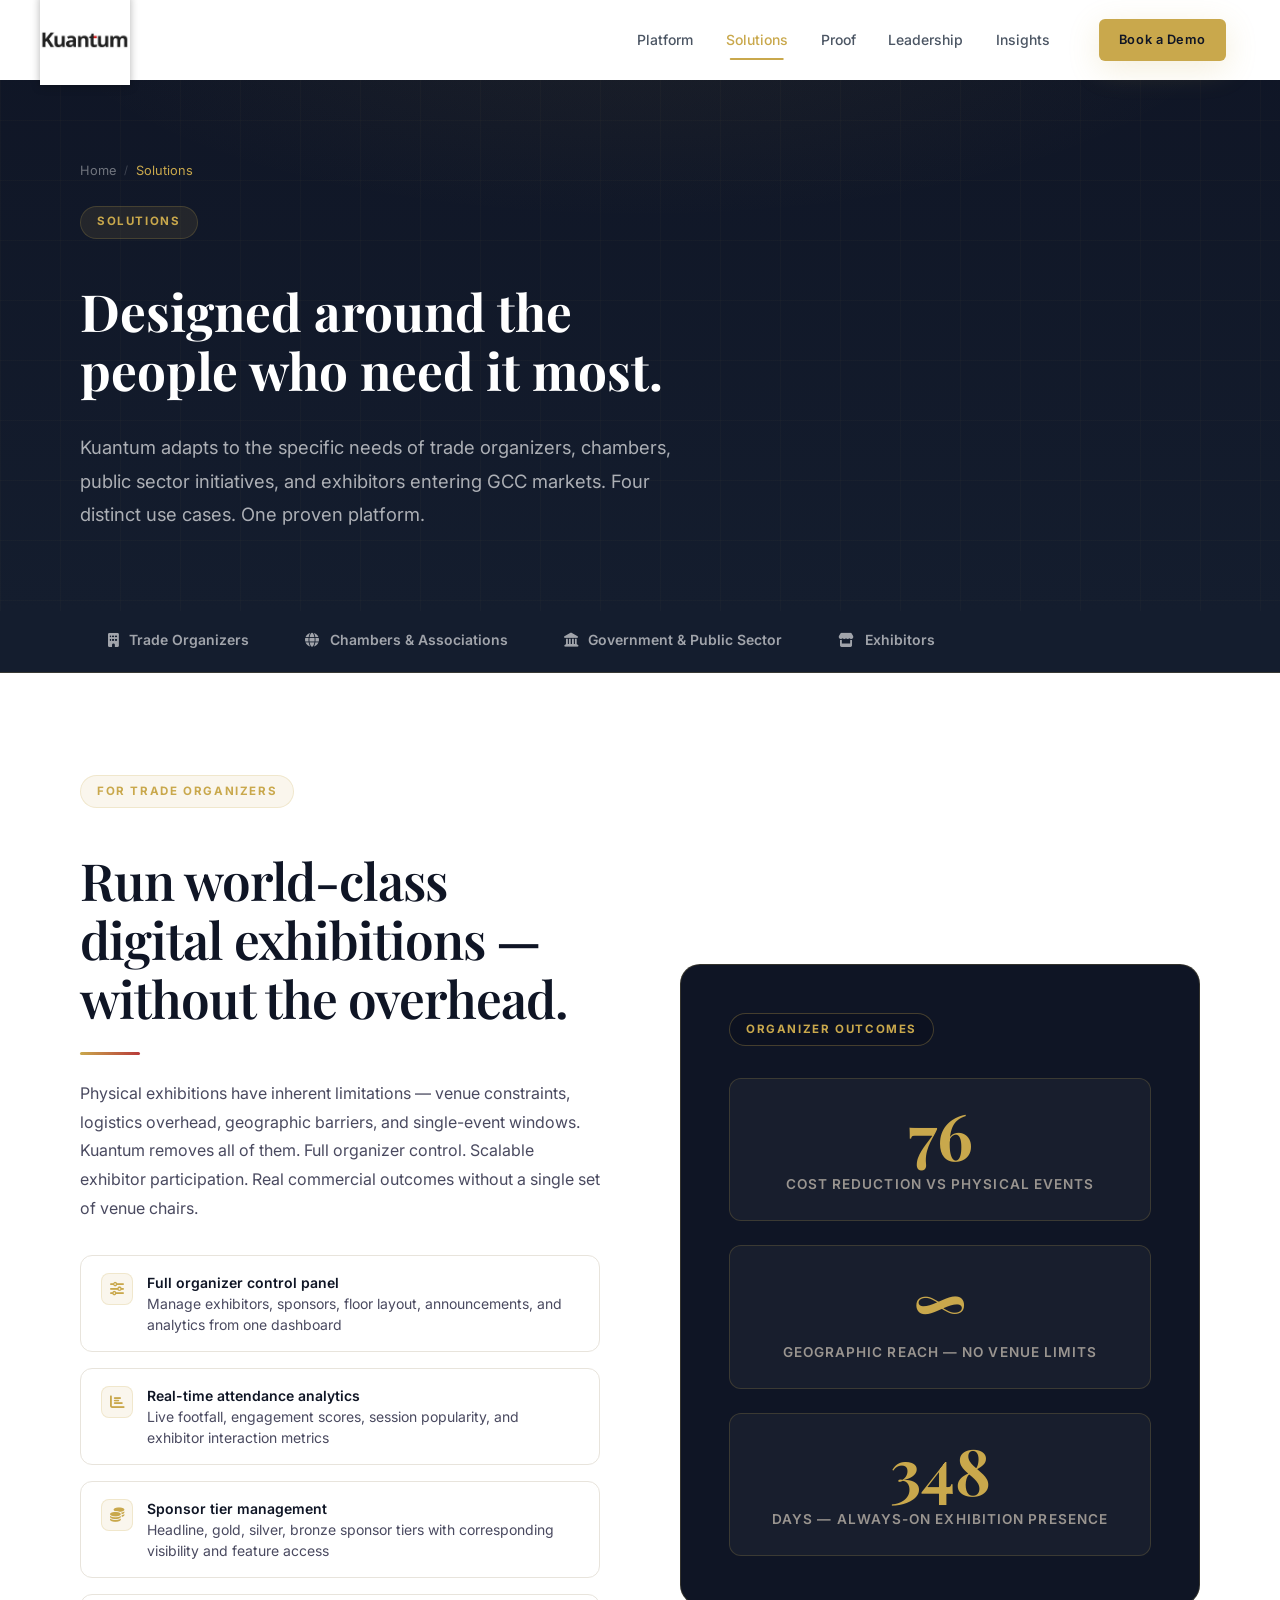
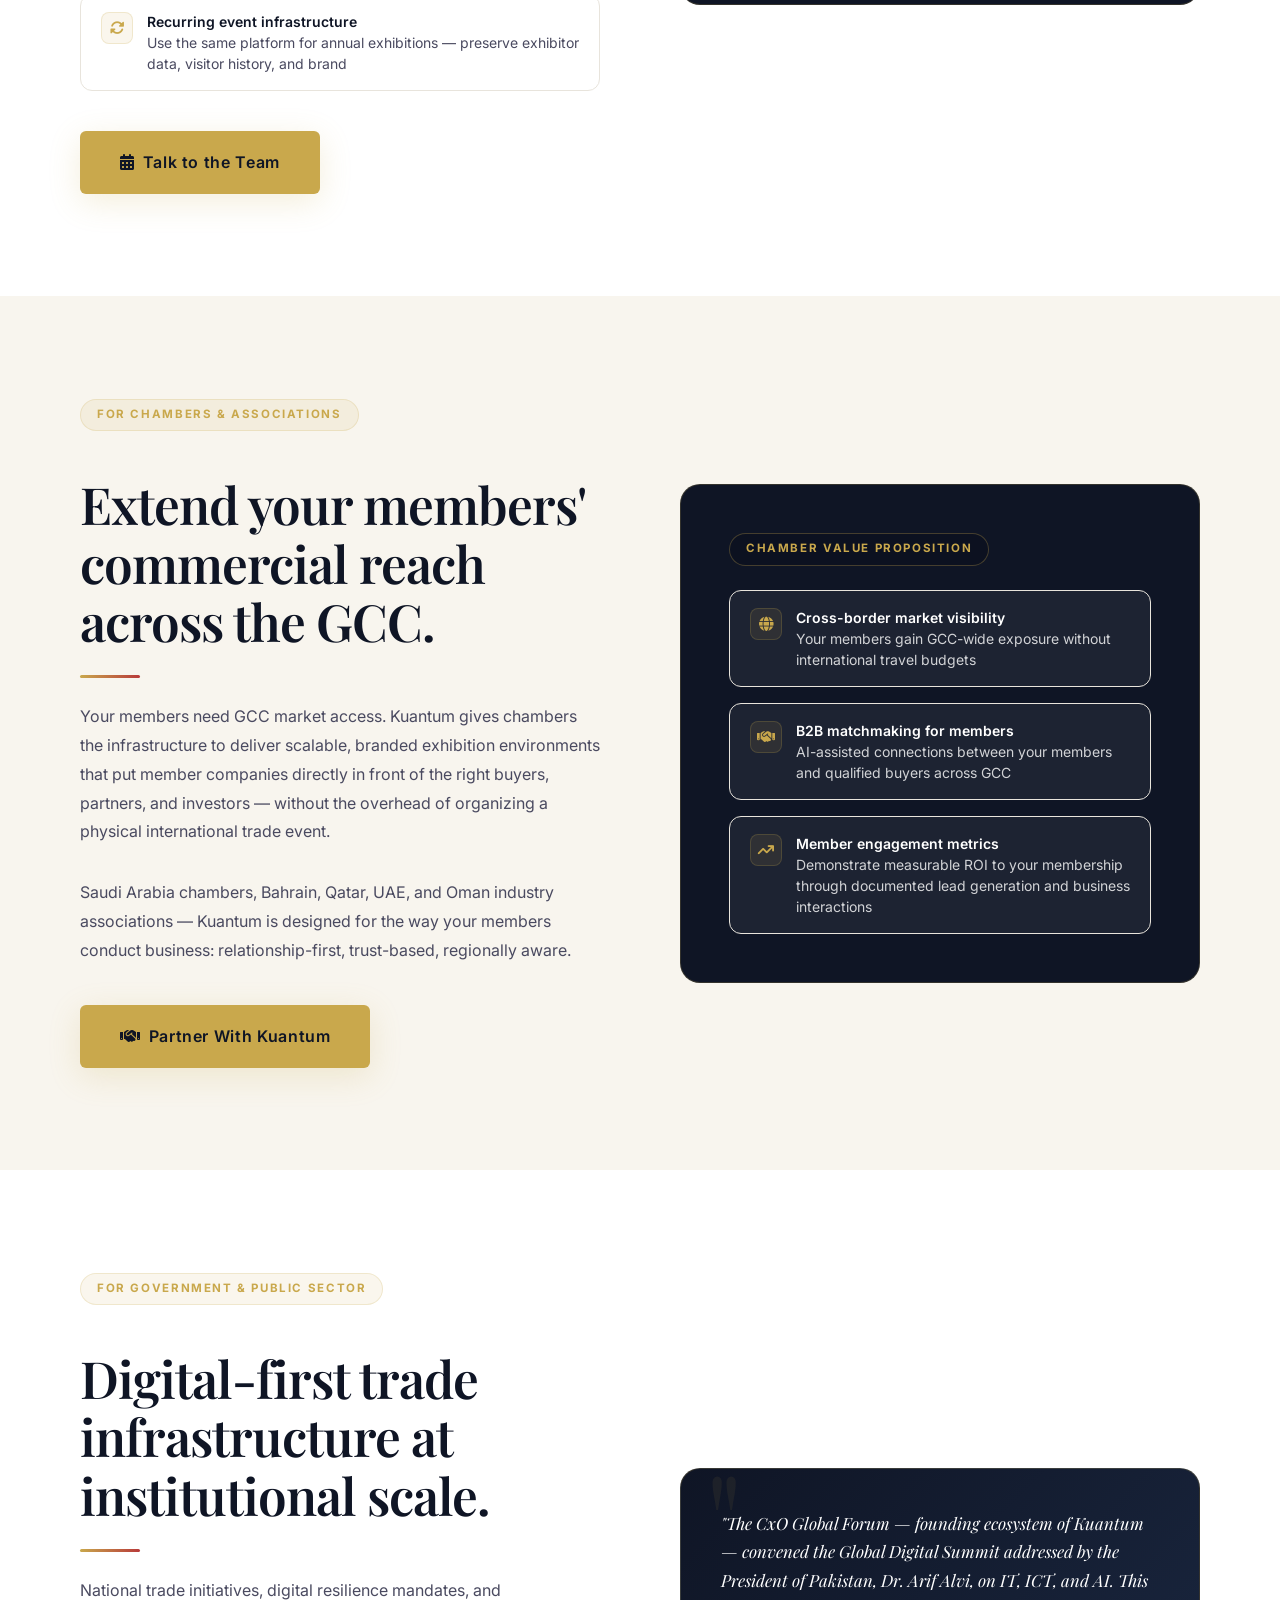
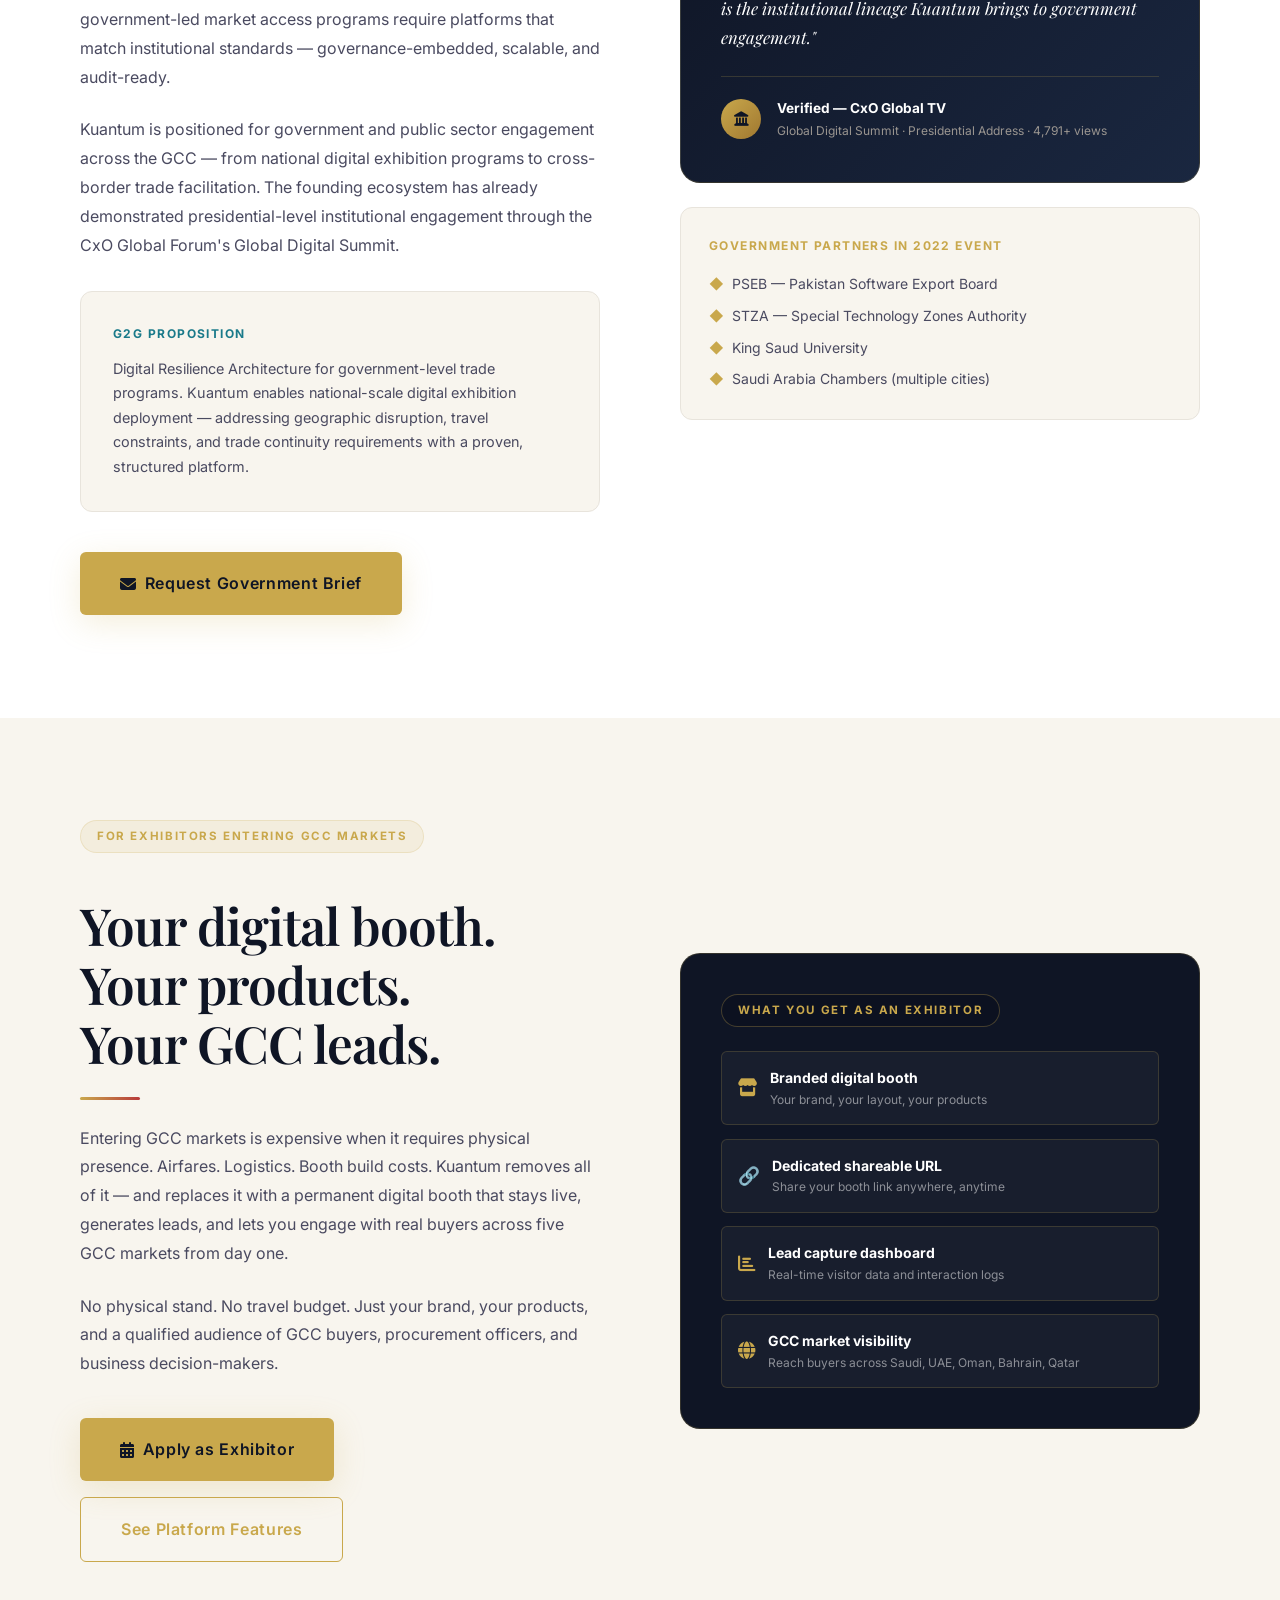
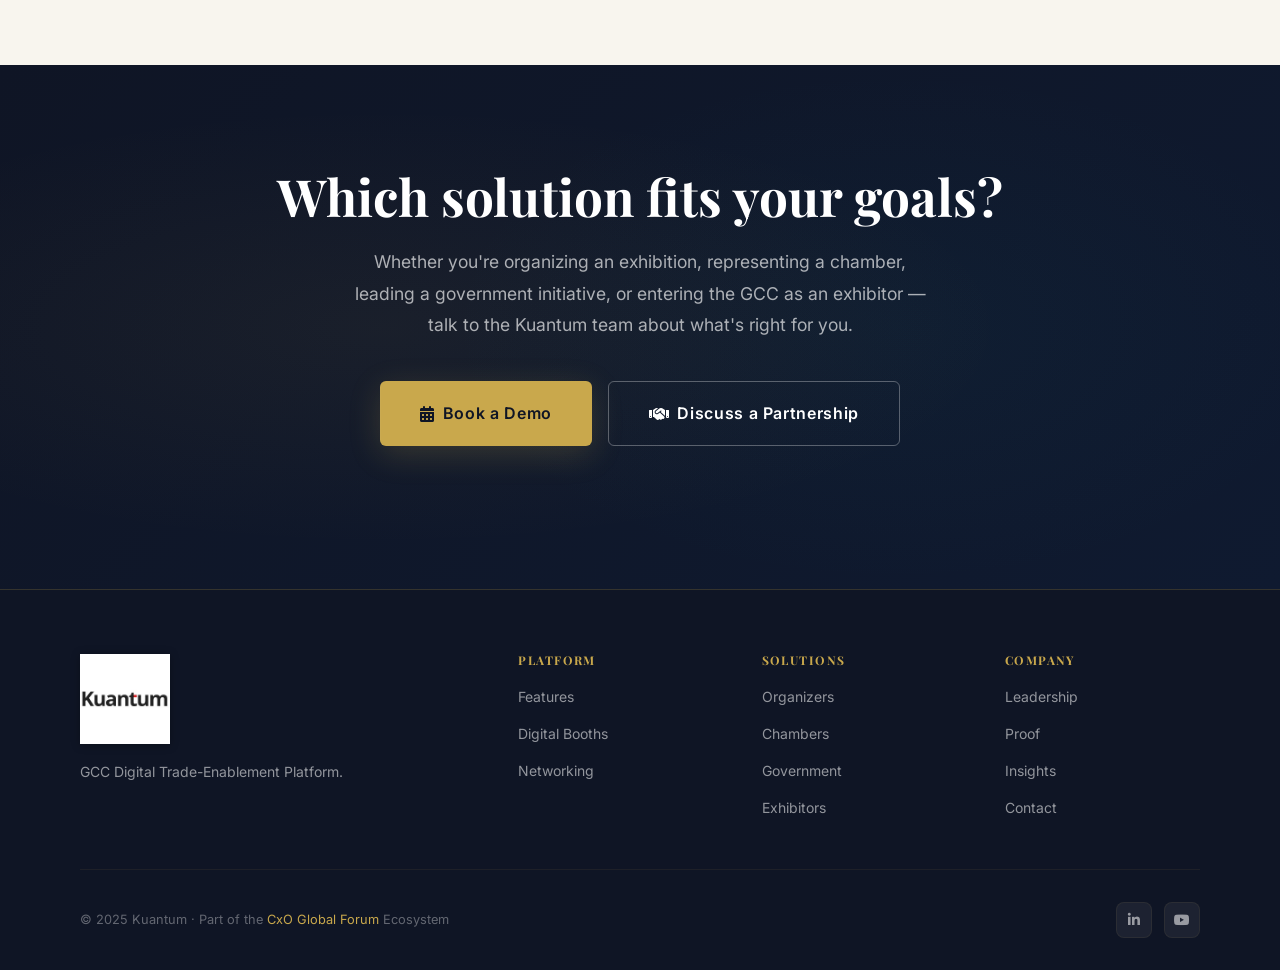
<file: solutions.html>
<!DOCTYPE html>
<html lang="en">
<head>
  <meta charset="UTF-8">
  <meta name="viewport" content="width=device-width, initial-scale=1.0">
  <title>Solutions — Kuantum for Organizers, Chambers, Government & Exhibitors</title>
  <meta name="description" content="Kuantum solutions for trade organizers, chambers, associations, government bodies, and exhibitors entering GCC markets.">
  <link rel="stylesheet" href="css/style.css">
  <link rel="stylesheet" href="https://cdn.jsdelivr.net/npm/@fortawesome/fontawesome-free@6.4.0/css/all.min.css">
  <link rel="preconnect" href="https://fonts.googleapis.com">
</head>
<body>

  <nav class="navbar" id="navbar">
    <div class="navbar-inner">
      <a href="index.html" class="logo"><img src="images/kuantum-linkedin-logo.png" alt="Kuantum" class="logo-img" style="height:90px;width:auto;max-width:240px;object-fit:contain;" onerror="this.classList.add('error')"></a>
      <div class="nav-links">
        <a href="platform.html" class="nav-link">Platform</a>
        <a href="solutions.html" class="nav-link active">Solutions</a>
        <a href="proof.html" class="nav-link">Proof</a>
        <a href="leadership.html" class="nav-link">Leadership</a>
        <a href="insights.html" class="nav-link">Insights</a>
        <a href="contact.html" class="nav-link nav-cta"><span class="btn btn-primary btn-sm">Book a Demo</span></a>
      </div>
      <button class="hamburger" id="hamburger"><span></span><span></span><span></span></button>
    </div>
  </nav>
  <div class="mobile-menu" id="mobileMenu">
    <a href="platform.html" class="nav-link">Platform</a>
    <a href="solutions.html" class="nav-link">Solutions</a>
    <a href="proof.html" class="nav-link">Proof</a>
    <a href="leadership.html" class="nav-link">Leadership</a>
    <a href="insights.html" class="nav-link">Insights</a>
    <a href="contact.html" class="btn btn-primary">Book a Demo</a>
  </div>

  <!-- PAGE HERO -->
  <section class="page-hero">
    <div class="page-hero-grid"></div>
    <div class="container">
      <div class="page-hero-inner">
        <div class="breadcrumb">
          <a href="index.html">Home</a><span class="breadcrumb-sep">/</span>
          <span class="breadcrumb-current">Solutions</span>
        </div>
        <div class="section-tag">Solutions</div>
        <h1 class="page-headline mt-3">Designed around the<br>people who need it most.</h1>
        <p class="page-sub mt-4">Kuantum adapts to the specific needs of trade organizers, chambers, public sector initiatives, and exhibitors entering GCC markets. Four distinct use cases. One proven platform.</p>
      </div>
    </div>
  </section>

  <!-- SOLUTIONS NAV TABS -->
  <div style="background:var(--navy-mid);border-bottom:1px solid var(--border);position:sticky;top:70px;z-index:100;">
    <div class="container">
      <div style="display:flex;gap:0;overflow-x:auto;scrollbar-width:none;">
        <a href="#organizers" class="solution-tab" style="padding:1.1rem 1.75rem;color:rgba(255,255,255,0.6);font-size:0.875rem;font-weight:600;white-space:nowrap;border-bottom:2px solid transparent;transition:all 0.2s;"><i class="fas fa-building" style="margin-right:0.4rem;"></i> Trade Organizers</a>
        <a href="#chambers" class="solution-tab" style="padding:1.1rem 1.75rem;color:rgba(255,255,255,0.6);font-size:0.875rem;font-weight:600;white-space:nowrap;border-bottom:2px solid transparent;transition:all 0.2s;"><i class="fas fa-globe" style="margin-right:0.4rem;"></i> Chambers &amp; Associations</a>
        <a href="#government" class="solution-tab" style="padding:1.1rem 1.75rem;color:rgba(255,255,255,0.6);font-size:0.875rem;font-weight:600;white-space:nowrap;border-bottom:2px solid transparent;transition:all 0.2s;"><i class="fas fa-landmark" style="margin-right:0.4rem;"></i> Government &amp; Public Sector</a>
        <a href="#exhibitors" class="solution-tab" style="padding:1.1rem 1.75rem;color:rgba(255,255,255,0.6);font-size:0.875rem;font-weight:600;white-space:nowrap;border-bottom:2px solid transparent;transition:all 0.2s;"><i class="fas fa-store" style="margin-right:0.4rem;"></i> Exhibitors</a>
      </div>
    </div>
  </div>

  <!-- ORGANIZERS -->
  <section class="section" id="organizers" style="background:var(--white);">
    <div class="container">
      <div class="grid grid-2" style="gap:5rem;align-items:center;">
        <div class="fade-up">
          <div class="section-tag">For Trade Organizers</div>
          <h2 class="display-2 mt-3">Run world-class digital exhibitions — without the overhead.</h2>
          <div class="divider-gold mt-4 mb-4"></div>
          <p style="color:var(--text-body);line-height:1.8;margin-bottom:2rem;">Physical exhibitions have inherent limitations — venue constraints, logistics overhead, geographic barriers, and single-event windows. Kuantum removes all of them. Full organizer control. Scalable exhibitor participation. Real commercial outcomes without a single set of venue chairs.</p>

          <div style="display:flex;flex-direction:column;gap:1rem;margin-bottom:2.5rem;">
            <div class="credential-item">
              <span class="cred-icon"><i class="fas fa-sliders" style="color:var(--gold);"></i></span>
              <div class="cred-text"><strong>Full organizer control panel</strong>Manage exhibitors, sponsors, floor layout, announcements, and analytics from one dashboard</div>
            </div>
            <div class="credential-item">
              <span class="cred-icon"><i class="fas fa-chart-bar" style="color:var(--gold);"></i></span>
              <div class="cred-text"><strong>Real-time attendance analytics</strong>Live footfall, engagement scores, session popularity, and exhibitor interaction metrics</div>
            </div>
            <div class="credential-item">
              <span class="cred-icon"><i class="fas fa-coins" style="color:var(--gold);"></i></span>
              <div class="cred-text"><strong>Sponsor tier management</strong>Headline, gold, silver, bronze sponsor tiers with corresponding visibility and feature access</div>
            </div>
            <div class="credential-item">
              <span class="cred-icon"><i class="fas fa-rotate" style="color:var(--gold);"></i></span>
              <div class="cred-text"><strong>Recurring event infrastructure</strong>Use the same platform for annual exhibitions — preserve exhibitor data, visitor history, and brand</div>
            </div>
          </div>

          <a href="contact.html" class="btn btn-primary btn-lg"><i class="fas fa-calendar-alt"></i> Talk to the Team</a>
        </div>

        <div class="fade-in stagger-2">
          <div style="background:var(--navy);border-radius:var(--radius-lg);padding:3rem;border:1px solid var(--border);">
            <div class="section-tag section-tag-dark" style="margin-bottom:2rem;">Organizer Outcomes</div>
            <div style="display:flex;flex-direction:column;gap:1.5rem;">
              <div style="text-align:center;padding:1.5rem;background:rgba(255,255,255,0.04);border-radius:var(--radius-md);border:1px solid var(--border);">
                <div class="stat-number">80%</div>
                <div class="stat-label">Cost Reduction vs Physical Events</div>
              </div>
              <div style="text-align:center;padding:1.5rem;background:rgba(255,255,255,0.04);border-radius:var(--radius-md);border:1px solid var(--border);">
                <div class="stat-number">∞</div>
                <div class="stat-label">Geographic Reach — No Venue Limits</div>
              </div>
              <div style="text-align:center;padding:1.5rem;background:rgba(255,255,255,0.04);border-radius:var(--radius-md);border:1px solid var(--border);">
                <div class="stat-number">365</div>
                <div class="stat-label">Days — Always-On Exhibition Presence</div>
              </div>
            </div>
          </div>
        </div>
      </div>
    </div>
  </section>

  <!-- CHAMBERS -->
  <section class="section" id="chambers" style="background:var(--off-white);">
    <div class="container">
      <div class="grid grid-2" style="gap:5rem;align-items:center;">
        <div class="fade-in stagger-1" style="order:2;">
          <div style="background:var(--navy);border-radius:var(--radius-lg);padding:3rem;border:1px solid var(--border);">
            <div class="section-tag section-tag-dark" style="margin-bottom:1.5rem;">Chamber Value Proposition</div>
            <div style="display:flex;flex-direction:column;gap:1rem;">
              <div class="credential-item" style="background:rgba(255,255,255,0.06);">
                <span class="cred-icon"><i class="fas fa-globe" style="color:var(--gold);"></i></span>
                <div class="cred-text" style="color:rgba(255,255,255,0.8);"><strong style="color:var(--white);">Cross-border market visibility</strong>Your members gain GCC-wide exposure without international travel budgets</div>
              </div>
              <div class="credential-item" style="background:rgba(255,255,255,0.06);">
                <span class="cred-icon"><i class="fas fa-handshake" style="color:var(--gold);"></i></span>
                <div class="cred-text" style="color:rgba(255,255,255,0.8);"><strong style="color:var(--white);">B2B matchmaking for members</strong>AI-assisted connections between your members and qualified buyers across GCC</div>
              </div>
              <div class="credential-item" style="background:rgba(255,255,255,0.06);">
                <span class="cred-icon"><i class="fas fa-arrow-trend-up" style="color:var(--gold);"></i></span>
                <div class="cred-text" style="color:rgba(255,255,255,0.8);"><strong style="color:var(--white);">Member engagement metrics</strong>Demonstrate measurable ROI to your membership through documented lead generation and business interactions</div>
              </div>
            </div>
          </div>
        </div>

        <div class="fade-up" style="order:1;">
          <div class="section-tag">For Chambers & Associations</div>
          <h2 class="display-2 mt-3">Extend your members' commercial reach across the GCC.</h2>
          <div class="divider-gold mt-4 mb-4"></div>
          <p style="color:var(--text-body);line-height:1.8;margin-bottom:2rem;">Your members need GCC market access. Kuantum gives chambers the infrastructure to deliver scalable, branded exhibition environments that put member companies directly in front of the right buyers, partners, and investors — without the overhead of organizing a physical international trade event.</p>
          <p style="color:var(--text-body);line-height:1.8;margin-bottom:2.5rem;">Saudi Arabia chambers, Bahrain, Qatar, UAE, and Oman industry associations — Kuantum is designed for the way your members conduct business: relationship-first, trust-based, regionally aware.</p>
          <a href="contact.html?type=partner" class="btn btn-primary btn-lg"><i class="fas fa-handshake"></i> Partner With Kuantum</a>
        </div>
      </div>
    </div>
  </section>

  <!-- GOVERNMENT -->
  <section class="section" id="government" style="background:var(--white);">
    <div class="container">
      <div class="grid grid-2" style="gap:5rem;align-items:center;">
        <div class="fade-up">
          <div class="section-tag">For Government & Public Sector</div>
          <h2 class="display-2 mt-3">Digital-first trade infrastructure at institutional scale.</h2>
          <div class="divider-gold mt-4 mb-4"></div>
          <p style="color:var(--text-body);line-height:1.8;margin-bottom:1.5rem;">National trade initiatives, digital resilience mandates, and government-led market access programs require platforms that match institutional standards — governance-embedded, scalable, and audit-ready.</p>
          <p style="color:var(--text-body);line-height:1.8;margin-bottom:2rem;">Kuantum is positioned for government and public sector engagement across the GCC — from national digital exhibition programs to cross-border trade facilitation. The founding ecosystem has already demonstrated presidential-level institutional engagement through the CxO Global Forum's Global Digital Summit.</p>

          <div style="background:var(--off-white);border-radius:var(--radius-md);padding:2rem;border:1px solid var(--light-gray);margin-bottom:2.5rem;">
            <div style="font-size:0.75rem;font-weight:700;letter-spacing:0.12em;text-transform:uppercase;color:var(--teal);margin-bottom:0.75rem;">G2G Proposition</div>
            <p style="font-size:0.9rem;color:var(--text-body);line-height:1.7;">Digital Resilience Architecture for government-level trade programs. Kuantum enables national-scale digital exhibition deployment — addressing geographic disruption, travel constraints, and trade continuity requirements with a proven, structured platform.</p>
          </div>

          <a href="contact.html" class="btn btn-primary btn-lg"><i class="fas fa-envelope"></i> Request Government Brief</a>
        </div>

        <div class="fade-in stagger-2">
          <div style="display:flex;flex-direction:column;gap:1.5rem;">
            <div class="presidential-callout">
              <p class="quote-text">"The CxO Global Forum — founding ecosystem of Kuantum — convened the Global Digital Summit addressed by the President of Pakistan, Dr. Arif Alvi, on IT, ICT, and AI. This is the institutional lineage Kuantum brings to government engagement."</p>
              <div class="quote-attribution">
                <div class="quote-attr-dot"><i class="fas fa-landmark"></i></div>
                <div><div class="quote-attr-name">Verified — CxO Global TV</div><div class="quote-attr-title">Global Digital Summit · Presidential Address · 4,791+ views</div></div>
              </div>
            </div>
            <div style="background:var(--off-white);border-radius:var(--radius-md);padding:1.75rem;border:1px solid var(--light-gray);">
              <div style="font-size:0.75rem;font-weight:700;letter-spacing:0.12em;text-transform:uppercase;color:var(--gold);margin-bottom:1rem;">Government Partners in 2022 Event</div>
              <div style="display:flex;flex-direction:column;gap:0.5rem;">
                <div style="display:flex;align-items:center;gap:0.5rem;font-size:0.875rem;"><span style="color:var(--gold);">◆</span> PSEB — Pakistan Software Export Board</div>
                <div style="display:flex;align-items:center;gap:0.5rem;font-size:0.875rem;"><span style="color:var(--gold);">◆</span> STZA — Special Technology Zones Authority</div>
                <div style="display:flex;align-items:center;gap:0.5rem;font-size:0.875rem;"><span style="color:var(--gold);">◆</span> King Saud University</div>
                <div style="display:flex;align-items:center;gap:0.5rem;font-size:0.875rem;"><span style="color:var(--gold);">◆</span> Saudi Arabia Chambers (multiple cities)</div>
              </div>
            </div>
          </div>
        </div>
      </div>
    </div>
  </section>

  <!-- EXHIBITORS -->
  <section class="section" id="exhibitors" style="background:var(--off-white);">
    <div class="container">
      <div class="grid grid-2" style="gap:5rem;align-items:center;">
        <div class="fade-in stagger-1" style="order:2;">
          <div style="background:var(--navy);border-radius:var(--radius-lg);padding:2.5rem;border:1px solid var(--border);">
            <div class="section-tag section-tag-dark" style="margin-bottom:1.5rem;">What You Get as an Exhibitor</div>
            <div style="display:flex;flex-direction:column;gap:0.85rem;">
              <div style="display:flex;align-items:center;gap:0.75rem;padding:0.875rem 1rem;background:rgba(255,255,255,0.04);border-radius:var(--radius-sm);border:1px solid var(--border);">
                <span style="font-size:1.1rem;"><i class="fas fa-store" style="color:var(--gold);"></i></span>
                <div>
                  <div style="font-size:0.875rem;font-weight:700;color:var(--white);">Branded digital booth</div>
                  <div style="font-size:0.75rem;color:rgba(255,255,255,0.5);">Your brand, your layout, your products</div>
                </div>
              </div>
              <div style="display:flex;align-items:center;gap:0.75rem;padding:0.875rem 1rem;background:rgba(255,255,255,0.04);border-radius:var(--radius-sm);border:1px solid var(--border);">
                <span style="font-size:1.1rem;">🔗</span>
                <div>
                  <div style="font-size:0.875rem;font-weight:700;color:var(--white);">Dedicated shareable URL</div>
                  <div style="font-size:0.75rem;color:rgba(255,255,255,0.5);">Share your booth link anywhere, anytime</div>
                </div>
              </div>
              <div style="display:flex;align-items:center;gap:0.75rem;padding:0.875rem 1rem;background:rgba(255,255,255,0.04);border-radius:var(--radius-sm);border:1px solid var(--border);">
                <span style="font-size:1.1rem;"><i class="fas fa-chart-bar" style="color:var(--gold);"></i></span>
                <div>
                  <div style="font-size:0.875rem;font-weight:700;color:var(--white);">Lead capture dashboard</div>
                  <div style="font-size:0.75rem;color:rgba(255,255,255,0.5);">Real-time visitor data and interaction logs</div>
                </div>
              </div>
              <div style="display:flex;align-items:center;gap:0.75rem;padding:0.875rem 1rem;background:rgba(255,255,255,0.04);border-radius:var(--radius-sm);border:1px solid var(--border);">
                <span style="font-size:1.1rem;"><i class="fas fa-globe" style="color:var(--gold);"></i></span>
                <div>
                  <div style="font-size:0.875rem;font-weight:700;color:var(--white);">GCC market visibility</div>
                  <div style="font-size:0.75rem;color:rgba(255,255,255,0.5);">Reach buyers across Saudi, UAE, Oman, Bahrain, Qatar</div>
                </div>
              </div>
            </div>
          </div>
        </div>

        <div class="fade-up" style="order:1;">
          <div class="section-tag">For Exhibitors Entering GCC Markets</div>
          <h2 class="display-2 mt-3">Your digital booth.<br>Your products.<br>Your GCC leads.</h2>
          <div class="divider-gold mt-4 mb-4"></div>
          <p style="color:var(--text-body);line-height:1.8;margin-bottom:1.5rem;">Entering GCC markets is expensive when it requires physical presence. Airfares. Logistics. Booth build costs. Kuantum removes all of it — and replaces it with a permanent digital booth that stays live, generates leads, and lets you engage with real buyers across five GCC markets from day one.</p>
          <p style="color:var(--text-body);line-height:1.8;margin-bottom:2.5rem;">No physical stand. No travel budget. Just your brand, your products, and a qualified audience of GCC buyers, procurement officers, and business decision-makers.</p>
          <div class="btn-group">
            <a href="contact.html" class="btn btn-primary btn-lg"><i class="fas fa-calendar-alt"></i> Apply as Exhibitor</a>
            <a href="platform.html" class="btn btn-outline btn-lg">See Platform Features</a>
          </div>
        </div>
      </div>
    </div>
  </section>

  <!-- FINAL CTA -->
  <section class="final-cta section">
    <div class="container">
      <div class="final-cta-inner">
        <h2 class="final-cta-headline fade-up">Which solution fits your goals?</h2>
        <p class="final-cta-sub fade-up stagger-1">Whether you're organizing an exhibition, representing a chamber, leading a government initiative, or entering the GCC as an exhibitor — talk to the Kuantum team about what's right for you.</p>
        <div class="cta-options fade-up stagger-2">
          <a href="contact.html" class="btn btn-primary btn-lg"><i class="fas fa-calendar-alt"></i> Book a Demo</a>
          <a href="contact.html?type=partner" class="btn btn-ghost btn-lg"><i class="fas fa-handshake"></i> Discuss a Partnership</a>
        </div>
      </div>
    </div>
  </section>

  <footer class="footer">
    <div class="container">
      <div class="footer-grid">
        <div class="footer-brand">
          <a href="index.html" class="logo"><img src="images/kuantum-linkedin-logo.png" alt="Kuantum" class="logo-img" style="height:90px;width:auto;max-width:240px;object-fit:contain;" onerror="this.classList.add('error')"></a>
          <p>GCC Digital Trade-Enablement Platform.</p>
        </div>
        <div class="footer-col"><h4>Platform</h4><ul><li><a href="platform.html">Features</a></li><li><a href="platform.html#booths">Digital Booths</a></li><li><a href="platform.html#networking">Networking</a></li></ul></div>
        <div class="footer-col"><h4>Solutions</h4><ul><li><a href="solutions.html#organizers">Organizers</a></li><li><a href="solutions.html#chambers">Chambers</a></li><li><a href="solutions.html#government">Government</a></li><li><a href="solutions.html#exhibitors">Exhibitors</a></li></ul></div>
        <div class="footer-col"><h4>Company</h4><ul><li><a href="leadership.html">Leadership</a></li><li><a href="proof.html">Proof</a></li><li><a href="insights.html">Insights</a></li><li><a href="contact.html">Contact</a></li></ul></div>
      </div>
      <div class="footer-bottom">
        <div class="footer-copy">© 2025 Kuantum · Part of the <a href="https://new.cxoforum.global/" target="_blank">CxO Global Forum</a> Ecosystem</div>
        <div class="footer-socials">
          <a href="https://www.linkedin.com/in/zeeshan-sabri-75760a26" target="_blank" class="social-btn"><i class="fab fa-linkedin-in"></i></a>
          <a href="https://www.youtube.com/@CxOGlobalTV" target="_blank" class="social-btn"><i class="fab fa-youtube"></i></a>
        </div>
      </div>
    </div>
  </footer>

  <script src="js/main.js"></script>
</body>
</html>
</file>
<file: css/style.css>
/* ============================================================
   KUANTUM — Design System
   Premium GCC Digital Trade-Enablement Platform
   ============================================================ */

/* ── Google Fonts Import ── */
@import url('https://fonts.googleapis.com/css2?family=Playfair+Display:ital,wght@0,400;0,500;0,600;0,700;1,400;1,600&family=Inter:wght@300;400;500;600;700&display=swap');

/* ── CSS Variables ── */
:root {
  --navy:        #0F1525;
  --navy-mid:    #141D2E;
  --navy-light:  #1A2740;
  --gold:        #C9A84C;
  --gold-light:  #E2C47A;
  --gold-muted:  #A07830;
  --teal:        #1A7A8A;
  --teal-light:  #2A9BAD;
  --crimson:     #B83A3A;
  --crimson-light: #D45454;
  --crimson-glow: rgba(184, 58, 58, 0.15);
  --white:       #FFFFFF;
  --off-white:   #F8F5EE;
  --light-gray:  #E8E4DC;
  --mid-gray:    #9A9590;
  --text-dark:   #1A1A2E;
  --text-body:   #4A4A60;
  --border:      rgba(201, 168, 76, 0.2);
  --border-light:rgba(201, 168, 76, 0.08);
  --shadow-sm:   0 2px 8px rgba(10, 15, 30, 0.08);
  --shadow-md:   0 8px 32px rgba(10, 15, 30, 0.15);
  --shadow-lg:   0 24px 64px rgba(10, 15, 30, 0.25);
  --shadow-gold: 0 8px 32px rgba(201, 168, 76, 0.20);
  --radius-sm:   6px;
  --radius-md:   12px;
  --radius-lg:   20px;
  --radius-xl:   32px;
  --transition:  all 0.3s cubic-bezier(0.4, 0, 0.2, 1);
  --transition-slow: all 0.6s cubic-bezier(0.4, 0, 0.2, 1);
  --font-display: 'Playfair Display', Georgia, serif;
  --font-body:    'Inter', system-ui, sans-serif;
}

/* ── Reset & Base ── */
*, *::before, *::after {
  box-sizing: border-box;
  margin: 0;
  padding: 0;
}

html {
  scroll-behavior: smooth;
  font-size: 16px;
  -webkit-font-smoothing: antialiased;
  -moz-osx-font-smoothing: grayscale;
}

body {
  font-family: var(--font-body);
  font-weight: 400;
  line-height: 1.7;
  color: var(--text-body);
  background: var(--white);
  overflow-x: hidden;
}

img { max-width: 100%; height: auto; display: block; }
a { text-decoration: none; color: inherit; }
ul, ol { list-style: none; }
button { cursor: pointer; border: none; background: none; font-family: inherit; }
input, textarea, select { font-family: inherit; }

/* ── Typography ── */
h1, h2, h3, h4, h5, h6 {
  font-family: var(--font-display);
  color: var(--navy);
  line-height: 1.15;
  font-weight: 600;
}

.display-1  { font-size: clamp(2.8rem, 5vw, 5rem);   letter-spacing: -0.02em; }
.display-2  { font-size: clamp(2.2rem, 4vw, 3.8rem); letter-spacing: -0.02em; }
.h1         { font-size: clamp(1.8rem, 3vw, 2.8rem); }
.h2         { font-size: clamp(1.5rem, 2.5vw, 2.2rem); }
.h3         { font-size: clamp(1.2rem, 2vw, 1.6rem); }
.h4         { font-size: 1.2rem; }
.lead       { font-size: clamp(1rem, 1.5vw, 1.2rem); font-weight: 400; line-height: 1.8; color: var(--text-body); }
.small      { font-size: 0.875rem; }
.overline   { font-size: 0.75rem; font-weight: 700; letter-spacing: 0.15em; text-transform: uppercase; }

/* ── Colors ── */
.text-gold    { color: var(--gold); }
.text-teal    { color: var(--teal); }
.text-navy    { color: var(--navy); }
.text-white   { color: var(--white); }
.text-muted   { color: var(--mid-gray); }
.bg-navy      { background: var(--navy); }
.bg-navy-mid  { background: var(--navy-mid); }
.bg-off-white { background: var(--off-white); }
.bg-gold      { background: var(--gold); }

/* ── Layout ── */
.container {
  max-width: 1200px;
  margin: 0 auto;
  padding: 0 clamp(1rem, 4vw, 2.5rem);
}
.container-wide {
  max-width: 1400px;
  margin: 0 auto;
  padding: 0 clamp(1rem, 4vw, 2.5rem);
}
.section { padding: clamp(4rem, 8vw, 8rem) 0; }
.section-sm { padding: clamp(2.5rem, 5vw, 5rem) 0; }
.section-lg { padding: clamp(6rem, 10vw, 10rem) 0; }

/* ── Grid ── */
.grid { display: grid; gap: 2rem; }
.grid-2 { grid-template-columns: repeat(2, 1fr); }
.grid-3 { grid-template-columns: repeat(3, 1fr); }
.grid-4 { grid-template-columns: repeat(4, 1fr); }
.grid-auto { grid-template-columns: repeat(auto-fit, minmax(280px, 1fr)); }

/* ── Flexbox helpers ── */
.flex          { display: flex; }
.flex-center   { display: flex; align-items: center; justify-content: center; }
.flex-between  { display: flex; align-items: center; justify-content: space-between; }
.flex-col      { flex-direction: column; }
.gap-1  { gap: 0.5rem; }
.gap-2  { gap: 1rem; }
.gap-3  { gap: 1.5rem; }
.gap-4  { gap: 2rem; }

/* ── Spacing ── */
.mt-1 { margin-top: 0.5rem; }  .mt-2 { margin-top: 1rem; }
.mt-3 { margin-top: 1.5rem; } .mt-4 { margin-top: 2rem; }
.mt-6 { margin-top: 3rem; }   .mt-8 { margin-top: 4rem; }
.mb-1 { margin-bottom: 0.5rem; } .mb-2 { margin-bottom: 1rem; }
.mb-3 { margin-bottom: 1.5rem; } .mb-4 { margin-bottom: 2rem; }
.mb-6 { margin-bottom: 3rem; }   .mb-8 { margin-bottom: 4rem; }

/* ── Buttons ── */
.btn {
  display: inline-flex;
  align-items: center;
  gap: 0.5rem;
  padding: 0.875rem 2rem;
  border-radius: var(--radius-sm);
  font-family: var(--font-body);
  font-size: 0.9rem;
  font-weight: 600;
  letter-spacing: 0.04em;
  transition: var(--transition);
  white-space: nowrap;
  position: relative;
  overflow: hidden;
}
.btn::before {
  content: '';
  position: absolute;
  inset: 0;
  background: rgba(255,255,255,0.1);
  transform: translateX(-100%);
  transition: transform 0.3s ease;
}
.btn:hover::before { transform: translateX(0); }

.btn-primary {
  background: var(--gold);
  color: var(--navy);
  box-shadow: var(--shadow-gold);
}
.btn-primary:hover {
  background: linear-gradient(135deg, var(--gold-light), var(--crimson-light));
  transform: translateY(-2px);
  box-shadow: 0 12px 40px rgba(201, 168, 76, 0.35), 0 0 30px var(--crimson-glow);
}

.btn-outline {
  background: transparent;
  color: var(--gold);
  border: 1.5px solid var(--gold);
}
.btn-outline:hover {
  background: var(--gold);
  color: var(--navy);
  transform: translateY(-2px);
}

.btn-ghost {
  background: transparent;
  color: var(--white);
  border: 1.5px solid rgba(255,255,255,0.3);
}
.btn-ghost:hover {
  background: rgba(255,255,255,0.1);
  border-color: var(--white);
  transform: translateY(-2px);
}

.btn-teal {
  background: var(--teal);
  color: var(--white);
}
.btn-teal:hover {
  background: var(--teal-light);
  transform: translateY(-2px);
  box-shadow: 0 8px 32px rgba(26, 122, 138, 0.35);
}

.btn-sm { padding: 0.625rem 1.25rem; font-size: 0.8rem; }
.btn-lg { padding: 1.125rem 2.5rem; font-size: 1rem; }

.btn-group { display: flex; gap: 1rem; flex-wrap: wrap; align-items: center; }

/* ── Section Header ── */
.section-header { text-align: center; max-width: 720px; margin: 0 auto 4rem; }
.section-header-left { text-align: left; max-width: 720px; margin-bottom: 3rem; }
.section-tag {
  display: inline-block;
  padding: 0.35rem 1rem;
  background: rgba(201, 168, 76, 0.1);
  border: 1px solid var(--border);
  border-radius: 50px;
  font-size: 0.72rem;
  font-weight: 700;
  letter-spacing: 0.14em;
  text-transform: uppercase;
  color: var(--gold);
  margin-bottom: 1.2rem;
}
.section-tag-dark {
  background: rgba(10, 15, 30, 0.6);
  border-color: rgba(201, 168, 76, 0.3);
  color: var(--gold);
}
.divider-gold {
  width: 60px;
  height: 3px;
  background: linear-gradient(90deg, var(--gold), var(--crimson));
  border-radius: 2px;
  margin: 1.5rem 0;
}
.divider-gold-center { margin: 1.5rem auto; }

/* ── Cards ── */
.card {
  background: var(--white);
  border-radius: var(--radius-md);
  border: 1px solid var(--light-gray);
  padding: 2rem;
  transition: var(--transition);
  position: relative;
}
.card:hover {
  box-shadow: var(--shadow-md);
  transform: translateY(-4px);
  border-color: var(--border);
}
.card-dark {
  background: var(--navy-light);
  border-color: var(--border);
  color: var(--white);
}
.card-dark:hover {
  border-color: var(--gold);
  box-shadow: var(--shadow-gold);
}
.card-gold-accent::before {
  content: '';
  position: absolute;
  top: 0; left: 0;
  width: 4px;
  height: 100%;
  background: linear-gradient(180deg, var(--gold), var(--teal));
  border-radius: var(--radius-md) 0 0 var(--radius-md);
}

/* ── Feature Icon ── */
.feature-icon {
  width: 56px;
  height: 56px;
  border-radius: var(--radius-md);
  background: rgba(201, 168, 76, 0.1);
  border: 1px solid var(--border);
  display: flex;
  align-items: center;
  justify-content: center;
  font-size: 1.4rem;
  margin-bottom: 1.25rem;
  transition: var(--transition);
}
.card:hover .feature-icon {
  background: var(--gold);
  border-color: var(--gold);
}

/* ── Stats ── */
.stat-number {
  font-family: var(--font-display);
  font-size: clamp(2.5rem, 5vw, 4rem);
  font-weight: 700;
  color: var(--gold);
  line-height: 1;
}
.stat-label {
  font-size: 0.85rem;
  font-weight: 600;
  letter-spacing: 0.08em;
  text-transform: uppercase;
  color: var(--mid-gray);
  margin-top: 0.4rem;
}

/* ── Badges ── */
.badge {
  display: inline-flex;
  align-items: center;
  gap: 0.4rem;
  padding: 0.35rem 0.85rem;
  border-radius: 50px;
  font-size: 0.75rem;
  font-weight: 600;
}
.badge-gold { background: rgba(201, 168, 76, 0.15); color: var(--gold); border: 1px solid var(--border); }
.badge-teal { background: rgba(26, 122, 138, 0.15); color: var(--teal); }
.badge-green { background: rgba(34, 197, 94, 0.12); color: #16a34a; }

/* ── Proof strip ── */
.proof-strip {
  background: var(--navy);
  border-top: 1px solid var(--border);
  border-bottom: 1px solid var(--border);
  padding: 2.5rem 0;
}
.proof-item {
  text-align: center;
  padding: 0 1.5rem;
  border-right: 1px solid var(--border);
}
.proof-item:last-child { border-right: none; }
.proof-strip-inner {
  display: flex;
  align-items: center;
  justify-content: center;
  flex-wrap: wrap;
  gap: 0;
}

/* ════════════════════════════════════════
   NAVIGATION
════════════════════════════════════════ */
.navbar {
  position: fixed;
  top: 0; left: 0; right: 0;
  z-index: 1000;
  padding: 0 clamp(1rem, 4vw, 2.5rem);
  transition: var(--transition);
  height: 80px;
  display: flex;
  align-items: center;
  background: #ffffff;
  backdrop-filter: blur(10px);
}
.navbar.scrolled {
  background: #ffffff;
  backdrop-filter: blur(20px);
  -webkit-backdrop-filter: blur(20px);
  box-shadow: 0 1px 0 var(--border);
  height: 70px;
}
.navbar-inner {
  display: flex;
  align-items: center;
  justify-content: space-between;
  width: 100%;
  max-width: 1200px;
  margin: 0 auto;
}
.logo {
  display: flex;
  align-items: center;
  gap: 0.6rem;
  text-decoration: none;
}
.logo-mark {
  display: none; /* Hidden when SVG logo is used */
}
.logo-img {
  height: 44px;
  width: auto;
  display: block;
  transition: var(--transition);
}
.logo-img:hover { opacity: 0.9; }
/* Fallback text logo (shown if SVG fails) */
.logo-text {
  font-family: var(--font-display);
  font-size: 1.5rem;
  font-weight: 700;
  color: var(--white);
  letter-spacing: 0.08em;
  display: none; /* Hidden when SVG is loaded */
}
.logo-text span { color: var(--gold); }
/* Show text fallback if SVG fails */
.logo-img.error ~ .logo-text { display: block; }
.logo-img.error { display: none; }

/* ════════════════════════════════════════
   FOUNDER PHOTOS
════════════════════════════════════════ */
.founder-photo-wrapper {
  width: 110px;
  height: 110px;
  border-radius: 50%;
  overflow: hidden;
  border: 3px solid rgba(201, 168, 76, 0.4);
  background: linear-gradient(135deg, var(--gold), var(--gold-muted));
  margin: 0 auto 1.5rem;
  flex-shrink: 0;
  box-shadow: 0 0 0 6px rgba(201, 168, 76, 0.08);
}
.founder-photo-wrapper img {
  width: 100%;
  height: 100%;
  object-fit: cover;
  object-position: center top;
}
.founder-photo-initials {
  width: 100%;
  height: 100%;
  display: flex;
  align-items: center;
  justify-content: center;
  font-family: var(--font-display);
  font-size: 2.2rem;
  font-weight: 700;
  color: var(--navy);
}

/* ════════════════════════════════════════
   ADVISORY COMMITTEE
════════════════════════════════════════ */
.advisory-section {
  background: var(--navy);
  position: relative;
  overflow: hidden;
}
.advisory-section::before {
  content: '';
  position: absolute;
  inset: 0;
  background:
    radial-gradient(ellipse 70% 50% at 50% 0%, rgba(201, 168, 76, 0.06), transparent 60%),
    linear-gradient(180deg, var(--navy) 0%, #0D1525 100%);
}
.advisory-grid {
  display: grid;
  grid-template-columns: repeat(3, 1fr);
  gap: 1.5rem;
}
.advisory-card {
  background: rgba(255,255,255,0.03);
  border: 1px solid var(--border);
  border-radius: var(--radius-lg);
  padding: 2.25rem 2rem;
  text-align: center;
  transition: var(--transition);
  position: relative;
  overflow: hidden;
}
.advisory-card::before {
  content: '';
  position: absolute;
  bottom: 0; left: 0; right: 0;
  height: 3px;
  background: linear-gradient(90deg, transparent, var(--gold), transparent);
  opacity: 0;
  transition: var(--transition);
}
.advisory-card:hover {
  background: rgba(201, 168, 76, 0.05);
  border-color: rgba(201, 168, 76, 0.4);
  transform: translateY(-6px);
  box-shadow: var(--shadow-gold);
}
.advisory-card:hover::before { opacity: 1; }
.advisory-photo {
  width: 90px;
  height: 90px;
  border-radius: 50%;
  margin: 0 auto 1.25rem;
  border: 2px solid rgba(201, 168, 76, 0.3);
  overflow: hidden;
  background: linear-gradient(135deg, var(--navy-light), var(--navy-mid));
  box-shadow: 0 0 0 4px rgba(201, 168, 76, 0.06);
  transition: var(--transition);
}
.advisory-card:hover .advisory-photo {
  border-color: var(--gold);
  box-shadow: 0 0 0 4px rgba(201, 168, 76, 0.15);
}
.advisory-photo img {
  width: 100%;
  height: 100%;
  object-fit: cover;
  object-position: center top;
}
.advisory-photo-initials {
  width: 100%;
  height: 100%;
  display: flex;
  align-items: center;
  justify-content: center;
  font-family: var(--font-display);
  font-size: 1.5rem;
  font-weight: 700;
  color: var(--gold);
}
.advisory-name {
  font-family: var(--font-display);
  font-size: 1.05rem;
  font-weight: 700;
  color: var(--white);
  margin-bottom: 0.35rem;
  line-height: 1.3;
}
.advisory-title {
  font-size: 0.78rem;
  color: var(--gold);
  font-weight: 600;
  letter-spacing: 0.04em;
  margin-bottom: 0.25rem;
  line-height: 1.4;
}
.advisory-org {
  font-size: 0.75rem;
  color: rgba(255,255,255,0.5);
  line-height: 1.5;
  margin-bottom: 1rem;
}
.advisory-linkedin {
  display: inline-flex;
  align-items: center;
  gap: 0.4rem;
  font-size: 0.75rem;
  color: var(--mid-gray);
  padding: 0.35rem 0.85rem;
  border: 1px solid var(--border-light);
  border-radius: 50px;
  transition: var(--transition);
}
.advisory-linkedin:hover {
  color: var(--white);
  border-color: var(--border);
  background: rgba(255,255,255,0.05);
}
.advisory-intro {
  background: rgba(201, 168, 76, 0.06);
  border: 1px solid var(--border);
  border-radius: var(--radius-lg);
  padding: 2.5rem;
  margin-bottom: 3rem;
  position: relative;
  z-index: 1;
}
.advisory-intro p {
  font-size: 1rem;
  color: rgba(255,255,255,0.75);
  line-height: 1.8;
  max-width: 780px;
  margin: 0 auto;
  text-align: center;
}

/* ── Feature Icon upgrade ── */
.fa-icon-box {
  width: 56px;
  height: 56px;
  border-radius: var(--radius-md);
  background: rgba(201, 168, 76, 0.1);
  border: 1px solid var(--border);
  display: flex;
  align-items: center;
  justify-content: center;
  margin-bottom: 1.25rem;
  transition: var(--transition);
  font-size: 1.25rem;
  color: var(--gold);
}
.card:hover .fa-icon-box,
.pillar-card:hover .fa-icon-box {
  background: var(--gold);
  border-color: var(--gold);
  color: var(--navy);
}
.fa-icon-box-dark {
  background: rgba(201, 168, 76, 0.08);
  border-color: var(--border);
  color: var(--gold);
}
.platform-feature .fa-icon-box-platform {
  font-size: 1.6rem;
  color: var(--gold);
  margin-bottom: 1.25rem;
  display: block;
  transition: var(--transition);
}
.platform-feature:hover .fa-icon-box-platform { transform: scale(1.15); }

@media (max-width: 1024px) {
  .advisory-grid { grid-template-columns: repeat(2, 1fr); }
}
@media (max-width: 640px) {
  .advisory-grid { grid-template-columns: 1fr; }
  .logo-img { height: 36px; }
}

.nav-links {
  display: flex;
  align-items: center;
  gap: 0.25rem;
}
.nav-link {
  padding: 0.5rem 0.9rem;
  color: #4b5563;
  font-size: 0.875rem;
  font-weight: 500;
  border-radius: var(--radius-sm);
  transition: var(--transition);
  position: relative;
}
.nav-link::after {
  content: '';
  position: absolute;
  bottom: 0; left: 50%;
  width: 0; height: 2px;
  background: var(--gold);
  transform: translateX(-50%);
  transition: width 0.3s ease;
  border-radius: 2px;
}
.nav-link:hover { color: var(--white); }
.nav-link:hover::after { width: 60%; }
.nav-link.active { color: var(--gold); }
.nav-link.active::after { width: 60%; }

.nav-cta { margin-left: 1rem; }

.hamburger {
  display: none;
  flex-direction: column;
  gap: 5px;
  padding: 8px;
  cursor: pointer;
}
.hamburger span {
  display: block;
  width: 24px;
  height: 2px;
  background: #1f2937;
  border-radius: 2px;
  transition: var(--transition);
}
.hamburger.open span:nth-child(1) { transform: translateY(7px) rotate(45deg); }
.hamburger.open span:nth-child(2) { opacity: 0; }
.hamburger.open span:nth-child(3) { transform: translateY(-7px) rotate(-45deg); }

.mobile-menu {
  display: none;
  position: fixed;
  top: 70px; left: 0; right: 0;
  background: #ffffff;
  box-shadow: 0 4px 12px rgba(0,0,0,0.1);
  padding: 1.5rem;
  z-index: 999;
  border-bottom: 1px solid #e5e7eb;
}
.mobile-menu.open { display: block; }
.mobile-menu .nav-link {
  display: block;
  padding: 0.875rem 1rem;
  font-size: 1rem;
  color: #4b5563;
  border-bottom: 1px solid #e5e7eb;
}
.mobile-menu .nav-link::after { display: none; }
.mobile-menu .btn { width: 100%; justify-content: center; margin-top: 1rem; }

/* ════════════════════════════════════════
   HERO SECTION
════════════════════════════════════════ */
.hero {
  min-height: 100vh;
  background: var(--navy);
  position: relative;
  display: flex;
  align-items: center;
  overflow: hidden;
}
/* LinkedIn Banner as Hero Background */
.hero-banner-img {
  position: absolute;
  inset: 0;
  background-image: url('../images/kuantum-linkedin-banner.jpg');
  background-size: cover;
  background-position: center;
  z-index: 0;
}
.hero-banner-overlay {
  position: absolute;
  inset: 0;
  background: linear-gradient(135deg, rgba(15, 23, 42, 0.92) 0%, rgba(15, 23, 42, 0.85) 50%, rgba(15, 23, 42, 0.75) 100%);
  z-index: 1;
}
.hero > .container {
  position: relative;
  z-index: 2;
}
.hero-bg {
  position: absolute;
  inset: 0;
  background:
    radial-gradient(ellipse 80% 60% at 60% 40%, rgba(201, 168, 76, 0.08) 0%, transparent 60%),
    radial-gradient(ellipse 60% 80% at 20% 80%, rgba(26, 122, 138, 0.1) 0%, transparent 60%),
    radial-gradient(ellipse 40% 40% at 50% 20%, var(--crimson-glow) 0%, transparent 70%),
    linear-gradient(160deg, #0F1A2E 0%, #141F36 40%, #0D1520 100%);
}
.hero-grid {
  position: absolute;
  inset: 0;
  background-image:
    linear-gradient(rgba(201, 168, 76, 0.04) 1px, transparent 1px),
    linear-gradient(90deg, rgba(201, 168, 76, 0.04) 1px, transparent 1px);
  background-size: 60px 60px;
  mask-image: radial-gradient(ellipse 80% 70% at 60% 40%, black 30%, transparent 80%);
}
.hero-content {
  position: relative;
  z-index: 2;
  padding: 120px 0 80px;
  width: 100%;
}
.hero-inner {
  display: flex;
  flex-direction: column;
  gap: 3rem;
  align-items: center;
  text-align: center;
}

.hero-text {
  max-width: 800px;
}

.hero-text .hero-sub,
.hero-text .hero-headline {
  max-width: 100%;
}

.hero-cta-group {
  justify-content: center;
}

.hero-trust {
  justify-content: center;
}

.hero-visual {
  width: 100%;
  max-width: 900px;
}
.hero-text .section-tag { margin-bottom: 1.5rem; }
.hero-headline {
  font-size: clamp(2.8rem, 5vw, 5rem);
  font-weight: 700;
  color: var(--white);
  line-height: 1.1;
  letter-spacing: -0.02em;
  margin-bottom: 1.5rem;
}
.hero-headline em {
  font-style: italic;
  color: var(--gold);
}
.hero-sub {
  font-size: clamp(1rem, 1.5vw, 1.15rem);
  color: rgba(255,255,255,0.7);
  line-height: 1.8;
  max-width: 520px;
  margin-bottom: 2.5rem;
}
.hero-cta-group { display: flex; gap: 1rem; flex-wrap: wrap; margin-bottom: 3rem; }
.hero-trust {
  display: flex;
  align-items: center;
  gap: 1rem;
  padding-top: 1.5rem;
  border-top: 1px solid var(--border-light);
}
.hero-trust-text {
  font-size: 0.8rem;
  color: rgba(255,255,255,0.5);
  line-height: 1.5;
}
.trust-dots {
  display: flex;
  gap: 0.4rem;
}
.trust-dot {
  width: 8px; height: 8px;
  border-radius: 50%;
  background: var(--gold);
  opacity: 0.5;
}
.trust-dot:first-child { opacity: 1; }

.hero-visual {
  position: relative;
}
.hero-image-wrapper {
  position: relative;
  border-radius: var(--radius-lg);
  overflow: hidden;
  box-shadow: 0 20px 60px rgba(0,0,0,0.4), 0 0 0 1px rgba(201,168,76,0.15), inset 0 0 60px rgba(201,168,76,0.03);
  aspect-ratio: 16/9;
  background: linear-gradient(135deg, #0F1525, #141D2E);
}

.hero-image-wrapper video {
  opacity: 0.85;
  transition: opacity 0.3s ease;
}

.hero-image-wrapper:hover video {
  opacity: 1;
}

.video-sound-toggle {
  position: absolute;
  bottom: 1.5rem;
  right: 1.5rem;
  width: 44px;
  height: 44px;
  border-radius: 50%;
  background: rgba(10, 15, 30, 0.85);
  backdrop-filter: blur(12px);
  border: 1px solid var(--border);
  color: var(--white);
  font-size: 1rem;
  cursor: pointer;
  display: flex;
  align-items: center;
  justify-content: center;
  transition: all 0.3s ease;
  z-index: 10;
}

.video-sound-toggle:hover {
  background: linear-gradient(135deg, var(--gold), var(--crimson));
  color: var(--white);
  transform: scale(1.1);
  box-shadow: 0 0 20px var(--crimson-glow);
}
.hero-image-wrapper img {
  width: 100%;
  height: 100%;
  object-fit: cover;
  transition: transform 0.8s ease;
}
.hero-image-wrapper:hover img { transform: scale(1.03); }
.hero-image-overlay {
  position: absolute;
  inset: 0;
  background: linear-gradient(to bottom, transparent 50%, rgba(10,15,30,0.6) 100%);
}
.hero-image-caption {
  position: absolute;
  bottom: 1.5rem;
  left: 1.5rem;
  right: 1.5rem;
  background: rgba(10, 15, 30, 0.85);
  backdrop-filter: blur(12px);
  border: 1px solid var(--border);
  border-radius: var(--radius-md);
  padding: 1rem 1.25rem;
  display: flex;
  align-items: center;
  gap: 1rem;
}
.caption-dot {
  width: 10px;
  height: 10px;
  border-radius: 50%;
  background: linear-gradient(135deg, var(--gold), var(--crimson));
  flex-shrink: 0;
  animation: pulse-crimson 2s infinite;
  box-shadow: 0 0 10px var(--crimson-glow);
}
@keyframes pulse {
  0%, 100% { opacity: 1; transform: scale(1); }
  50% { opacity: 0.5; transform: scale(1.3); }
}
@keyframes pulse-crimson {
  0%, 100% { opacity: 1; transform: scale(1); box-shadow: 0 0 10px var(--crimson-glow); }
  50% { opacity: 0.7; transform: scale(1.2); box-shadow: 0 0 20px rgba(184, 58, 58, 0.3); }
}
.caption-text { font-size: 0.8rem; color: rgba(255,255,255,0.8); line-height: 1.4; }
.caption-text strong { color: var(--gold); display: block; font-size: 0.85rem; }

.hero-float-card {
  background: rgba(15, 21, 37, 0.95);
  backdrop-filter: blur(20px);
  border: 1px solid rgba(201, 168, 76, 0.2);
  border-radius: var(--radius-md);
  padding: 1rem 1.5rem;
  display: flex;
  align-items: center;
  gap: 0.75rem;
  box-shadow: 0 8px 32px rgba(0, 0, 0, 0.3);
}

@keyframes float {
  0%, 100% { transform: translateY(0); }
  50% { transform: translateY(-8px); }
}

/* ════════════════════════════════════════
   ANIMATED LOGO HERO
════════════════════════════════════════ */
.hero-logo-wrapper {
  position: relative;
  width: 100%;
  aspect-ratio: 16/9;
  display: flex;
  align-items: center;
  justify-content: center;
  background: linear-gradient(135deg, var(--navy) 0%, var(--navy-light) 50%, var(--navy) 100%);
  border-radius: var(--radius-lg);
  overflow: hidden;
}

.hero-logo-wrapper::before {
  content: '';
  position: absolute;
  inset: 0;
  background:
    radial-gradient(circle at 20% 30%, rgba(201, 168, 76, 0.15) 0%, transparent 40%),
    radial-gradient(circle at 80% 70%, rgba(26, 122, 138, 0.1) 0%, transparent 40%);
  animation: bgPulse 4s ease-in-out infinite;
}

@keyframes bgPulse {
  0%, 100% { opacity: 0.6; }
  50% { opacity: 1; }
}

.hero-logo-container {
  position: relative;
  z-index: 2;
  text-align: center;
}

.hero-logo-img {
  max-width: 320px;
  width: 80%;
  height: auto;
  animation: logoFloat 3s ease-in-out infinite, logoGlow 2s ease-in-out infinite alternate;
  filter: drop-shadow(0 8px 32px rgba(201, 168, 76, 0.3));
}

@keyframes logoFloat {
  0%, 100% { transform: translateY(0) scale(1); }
  50% { transform: translateY(-12px) scale(1.02); }
}

@keyframes logoGlow {
  0% { filter: drop-shadow(0 8px 32px rgba(201, 168, 76, 0.3)); }
  100% { filter: drop-shadow(0 12px 48px rgba(201, 168, 76, 0.5)); }
}

.hero-logo-tagline {
  margin-top: 1.5rem;
  font-family: var(--font-display);
  font-size: clamp(1rem, 2vw, 1.25rem);
  font-weight: 600;
  color: var(--gold);
  letter-spacing: 0.15em;
  text-transform: uppercase;
  animation: taglineFade 1s ease-out 0.5s both;
}

@keyframes taglineFade {
  from { opacity: 0; transform: translateY(10px); }
  to { opacity: 1; transform: translateY(0); }
}

.hero-logo-ring {
  position: absolute;
  width: 380px;
  height: 380px;
  border: 1px solid rgba(201, 168, 76, 0.15);
  border-radius: 50%;
  animation: ringExpand 3s ease-out 0.3s both;
}

.hero-logo-ring:nth-child(2) {
  width: 460px;
  height: 460px;
  animation-delay: 0.5s;
}

.hero-logo-ring:nth-child(3) {
  width: 540px;
  height: 540px;
  animation-delay: 0.7s;
}

@keyframes ringExpand {
  from { transform: scale(0.8); opacity: 0; }
  to { transform: scale(1); opacity: 1; }
}

@media (max-width: 768px) {
  .hero-logo-img { max-width: 220px; }
  .hero-logo-tagline { font-size: 0.875rem; }
  .hero-logo-ring { display: none; }
}
.hero-float-card-1 { top: -24px; right: -20px; animation-delay: 0s; }
.hero-float-card-2 { bottom: 80px; left: -28px; animation-delay: 2s; }
.float-icon { font-size: 1.4rem; }
.float-stat { font-family: var(--font-display); font-size: 1.1rem; font-weight: 700; color: var(--gold); }
.float-label { font-size: 0.72rem; color: rgba(255,255,255,0.6); margin-top: 0.1rem; }

/* ════════════════════════════════════════
   PROOF STRIP
════════════════════════════════════════ */
.proof-strip-section {
  background: var(--navy-mid);
  border-top: 1px solid var(--border);
  border-bottom: 1px solid var(--border);
  padding: 2.5rem 0;
}
.proof-strip-grid {
  display: flex;
  align-items: stretch;
  justify-content: center;
  flex-wrap: wrap;
}
.proof-stat {
  text-align: center;
  padding: 1rem 3rem;
  position: relative;
}
.proof-stat::after {
  content: '';
  position: absolute;
  right: 0; top: 20%;
  height: 60%;
  width: 1px;
  background: var(--border);
}
.proof-stat:last-child::after { display: none; }
.proof-num {
  font-family: var(--font-display);
  font-size: clamp(1.8rem, 3vw, 2.8rem);
  font-weight: 700;
  color: var(--gold);
  line-height: 1;
}
.proof-desc { font-size: 0.75rem; color: var(--mid-gray); margin-top: 0.35rem; font-weight: 500; letter-spacing: 0.05em; text-transform: uppercase; }
.proof-source { font-size: 0.65rem; color: rgba(255,255,255,0.3); margin-top: 0.25rem; }

/* ════════════════════════════════════════
   WHY KUANTUM (PILLARS)
════════════════════════════════════════ */
.pillars-section { background: var(--off-white); }
.pillar-card {
  background: var(--white);
  border-radius: var(--radius-lg);
  padding: 2.5rem;
  border: 1px solid var(--light-gray);
  position: relative;
  overflow: hidden;
  transition: var(--transition);
}
.pillar-card::before {
  content: '';
  position: absolute;
  bottom: 0; right: 0;
  width: 120px; height: 120px;
  background: radial-gradient(circle at 100% 100%, rgba(201, 168, 76, 0.08), transparent 70%);
  border-radius: inherit;
}
.pillar-card:hover {
  border-color: var(--border);
  box-shadow: var(--shadow-md);
  transform: translateY(-6px);
}
.pillar-number {
  font-family: var(--font-display);
  font-size: 3.5rem;
  font-weight: 700;
  color: rgba(201, 168, 76, 0.12);
  line-height: 1;
  margin-bottom: 1rem;
  transition: var(--transition);
}
.pillar-card:hover .pillar-number { color: rgba(201, 168, 76, 0.25); }
.pillar-title { font-size: 1.2rem; font-weight: 700; color: var(--navy); margin-bottom: 0.75rem; }
.pillar-body { color: var(--text-body); font-size: 0.95rem; line-height: 1.7; }

/* ════════════════════════════════════════
   PLATFORM SECTION
════════════════════════════════════════ */
.platform-section { background: var(--navy); }
.platform-grid { display: grid; grid-template-columns: repeat(3, 1fr); gap: 1.5px; background: var(--border); border-radius: var(--radius-lg); overflow: hidden; }
.platform-feature {
  background: var(--navy-mid);
  padding: 2.5rem;
  transition: var(--transition);
  position: relative;
}
.platform-feature::after {
  content: '';
  position: absolute;
  inset: 0;
  background: linear-gradient(135deg, rgba(201, 168, 76, 0.04), transparent);
  opacity: 0;
  transition: var(--transition);
}
.platform-feature:hover::after { opacity: 1; }
.platform-feature:hover { background: var(--navy-light); }
.platform-icon {
  font-size: 1.8rem;
  margin-bottom: 1.25rem;
  display: block;
}
.platform-title { font-size: 1.05rem; font-weight: 700; color: var(--white); margin-bottom: 0.75rem; }
.platform-body { font-size: 0.875rem; color: rgba(255,255,255,0.6); line-height: 1.7; }

/* ════════════════════════════════════════
   SOLUTIONS (AUDIENCE CARDS)
════════════════════════════════════════ */
.audience-card {
  background: var(--white);
  border-radius: var(--radius-lg);
  overflow: hidden;
  border: 1px solid var(--light-gray);
  transition: var(--transition);
}
.audience-card:hover {
  border-color: var(--border);
  box-shadow: var(--shadow-md);
  transform: translateY(-4px);
}
.audience-header {
  padding: 2rem 2rem 1.5rem;
  border-bottom: 1px solid var(--light-gray);
  background: linear-gradient(135deg, rgba(201, 168, 76, 0.04), rgba(26, 122, 138, 0.04));
}
.audience-icon { font-size: 2rem; margin-bottom: 1rem; }
.audience-label { font-size: 0.7rem; font-weight: 700; letter-spacing: 0.14em; text-transform: uppercase; color: var(--gold); margin-bottom: 0.4rem; }
.audience-title { font-size: 1.2rem; font-weight: 700; color: var(--navy); }
.audience-body { padding: 1.75rem 2rem 2rem; }
.audience-text { color: var(--text-body); font-size: 0.9rem; line-height: 1.7; margin-bottom: 1.5rem; }
.audience-benefits { display: flex; flex-direction: column; gap: 0.5rem; }
.benefit-item { display: flex; align-items: center; gap: 0.6rem; font-size: 0.85rem; color: var(--text-body); }
.benefit-item::before { content: '→'; color: var(--gold); font-weight: 700; flex-shrink: 0; }

/* ════════════════════════════════════════
   EVENT PROOF
════════════════════════════════════════ */
.proof-section { background: var(--navy); position: relative; overflow: hidden; }
.proof-section::before {
  content: '';
  position: absolute;
  inset: 0;
  background: radial-gradient(ellipse 60% 80% at 50% 50%, rgba(201, 168, 76, 0.04) 0%, transparent 70%);
}
.event-proof-grid {
  display: grid;
  grid-template-columns: 1fr 1fr;
  gap: 5rem;
  align-items: center;
}
.event-metrics {
  display: grid;
  grid-template-columns: 1fr 1fr;
  gap: 1.5rem;
}
.metric-card {
  background: rgba(255,255,255,0.04);
  border: 1px solid var(--border);
  border-radius: var(--radius-md);
  padding: 1.75rem;
  text-align: center;
  transition: var(--transition);
}
.metric-card:hover {
  background: rgba(201, 168, 76, 0.06);
  border-color: var(--gold);
}
.metric-card.span-2 { grid-column: span 2; }
.video-preview {
  border-radius: var(--radius-lg);
  overflow: hidden;
  position: relative;
  aspect-ratio: 16/9;
  background: var(--navy-light);
  border: 1px solid var(--border);
  cursor: pointer;
}
.video-thumb {
  width: 100%;
  height: 100%;
  object-fit: cover;
  transition: transform 0.5s ease;
}
.video-preview:hover .video-thumb { transform: scale(1.04); }
.video-overlay {
  position: absolute;
  inset: 0;
  background: rgba(10, 15, 30, 0.5);
  display: flex;
  align-items: center;
  justify-content: center;
  transition: var(--transition);
}
.video-preview:hover .video-overlay { background: rgba(10, 15, 30, 0.35); }
.play-btn {
  width: 72px; height: 72px;
  border-radius: 50%;
  background: var(--gold);
  display: flex;
  align-items: center;
  justify-content: center;
  font-size: 1.6rem;
  transition: var(--transition);
  box-shadow: 0 8px 32px rgba(201, 168, 76, 0.4);
}
.video-preview:hover .play-btn { transform: scale(1.1); background: var(--gold-light); }

/* ════════════════════════════════════════
   ECOSYSTEM CREDIBILITY
════════════════════════════════════════ */
.ecosystem-section { background: var(--off-white); }
.ecosystem-grid {
  display: grid;
  grid-template-columns: 1fr 1fr;
  gap: 4rem;
  align-items: start;
}
.credential-list { display: flex; flex-direction: column; gap: 0.85rem; margin-top: 1.5rem; }
.credential-item {
  display: flex;
  align-items: flex-start;
  gap: 0.85rem;
  padding: 1rem 1.25rem;
  background: var(--white);
  border-radius: var(--radius-md);
  border: 1px solid var(--light-gray);
  transition: var(--transition);
}
.credential-item:hover { border-color: var(--border); box-shadow: var(--shadow-sm); }
.cred-icon { font-size: 1.1rem; flex-shrink: 0; margin-top: 0.1rem; }
.cred-text { font-size: 0.875rem; color: var(--text-body); line-height: 1.5; }
.cred-text strong { color: var(--navy); font-weight: 600; display: block; }

.presidential-callout {
  background: linear-gradient(135deg, var(--navy), var(--navy-light));
  border: 1px solid var(--border);
  border-radius: var(--radius-lg);
  padding: 2.5rem;
  position: relative;
  overflow: hidden;
}
.presidential-callout::before {
  content: '"';
  position: absolute;
  top: -1rem; left: 1.5rem;
  font-family: var(--font-display);
  font-size: 8rem;
  color: rgba(201, 168, 76, 0.08);
  line-height: 1;
}
.quote-text {
  font-family: var(--font-display);
  font-size: 1.05rem;
  font-style: italic;
  color: var(--white);
  line-height: 1.7;
  position: relative;
  z-index: 1;
}
.quote-attribution {
  margin-top: 1.5rem;
  padding-top: 1.25rem;
  border-top: 1px solid var(--border);
  display: flex;
  align-items: center;
  gap: 1rem;
}
.quote-attr-dot {
  width: 40px; height: 40px;
  border-radius: 50%;
  background: linear-gradient(135deg, var(--gold), var(--gold-muted));
  display: flex;
  align-items: center;
  justify-content: center;
  font-family: var(--font-display);
  font-size: 0.9rem;
  font-weight: 700;
  color: var(--navy);
  flex-shrink: 0;
}
.quote-attr-name { font-size: 0.85rem; font-weight: 700; color: var(--white); }
.quote-attr-title { font-size: 0.75rem; color: var(--mid-gray); margin-top: 0.1rem; }

/* ════════════════════════════════════════
   LEADERSHIP PREVIEW
════════════════════════════════════════ */
.leadership-section { background: var(--white); }
.leader-card {
  background: var(--white);
  border: 1px solid var(--light-gray);
  border-radius: var(--radius-lg);
  overflow: hidden;
  transition: var(--transition);
}
.leader-card:hover {
  box-shadow: var(--shadow-md);
  border-color: var(--border);
  transform: translateY(-4px);
}
.leader-header {
  background: var(--navy);
  padding: 2.5rem 2rem 2rem;
  position: relative;
  overflow: hidden;
}
.leader-header::before {
  content: '';
  position: absolute;
  top: -20%; right: -10%;
  width: 200px; height: 200px;
  background: radial-gradient(circle, rgba(201, 168, 76, 0.1), transparent 70%);
  border-radius: 50%;
}
.leader-avatar {
  width: 72px; height: 72px;
  border-radius: 50%;
  background: linear-gradient(135deg, var(--gold), var(--gold-muted));
  display: flex;
  align-items: center;
  justify-content: center;
  font-family: var(--font-display);
  font-size: 1.5rem;
  font-weight: 700;
  color: var(--navy);
  margin-bottom: 1.25rem;
  border: 3px solid rgba(201, 168, 76, 0.3);
}
.leader-role { font-size: 0.72rem; font-weight: 700; letter-spacing: 0.14em; text-transform: uppercase; color: var(--gold); margin-bottom: 0.5rem; }
.leader-name { font-size: 1.4rem; font-weight: 700; color: var(--white); }
.leader-title { font-size: 0.875rem; color: rgba(255,255,255,0.6); margin-top: 0.35rem; }
.leader-body { padding: 2rem; }
.leader-bio { font-size: 0.9rem; color: var(--text-body); line-height: 1.7; margin-bottom: 1.5rem; }
.leader-creds { display: flex; flex-direction: column; gap: 0.4rem; margin-bottom: 1.75rem; }
.leader-cred-item {
  display: flex;
  align-items: center;
  gap: 0.5rem;
  font-size: 0.8rem;
  color: var(--text-body);
}
.leader-cred-item::before { content: '◆'; font-size: 0.4rem; color: var(--gold); flex-shrink: 0; }

/* ════════════════════════════════════════
   INSIGHTS PREVIEW
════════════════════════════════════════ */
.insights-section {
  background: linear-gradient(180deg, var(--off-white) 0%, var(--white) 50%, var(--off-white) 100%);
  position: relative;
}
.insights-section::before {
  content: '';
  position: absolute;
  top: 0;
  right: 0;
  width: 40%;
  height: 100%;
  background: radial-gradient(ellipse at 100% 0%, rgba(201,168,76,0.04) 0%, transparent 60%);
  pointer-events: none;
}
.insight-card {
  background: var(--white);
  border-radius: var(--radius-md);
  overflow: hidden;
  border: 1px solid var(--light-gray);
  transition: var(--transition);
}
.insight-card:hover {
  box-shadow: var(--shadow-md);
  border-color: var(--border);
  transform: translateY(-4px);
}
.insight-thumb {
  height: 220px;
  background: var(--navy-light);
  display: flex;
  align-items: center;
  justify-content: center;
  position: relative;
  overflow: hidden;
}
.insight-thumb-bg {
  position: absolute;
  inset: 0;
  background: linear-gradient(135deg, var(--navy) 0%, var(--navy-light) 100%);
}
.insight-thumb-icon {
  font-size: 3rem;
  position: relative;
  z-index: 1;
  opacity: 0.4;
}
.insight-tag-overlay {
  position: absolute;
  top: 1rem; left: 1rem;
  z-index: 2;
}
.insight-body { padding: 1.75rem; }
.insight-category { font-size: 0.7rem; font-weight: 700; letter-spacing: 0.12em; text-transform: uppercase; color: var(--teal); margin-bottom: 0.5rem; }
.insight-title { font-size: 1rem; font-weight: 700; color: var(--navy); line-height: 1.4; margin-bottom: 0.75rem; }
.insight-excerpt { font-size: 0.875rem; color: var(--text-body); line-height: 1.6; margin-bottom: 1.25rem; }
.insight-meta { display: flex; align-items: center; justify-content: space-between; }
.insight-author { font-size: 0.8rem; color: var(--mid-gray); }
.read-more { font-size: 0.8rem; font-weight: 600; color: var(--gold); display: flex; align-items: center; gap: 0.3rem; transition: var(--transition); }
.read-more:hover { gap: 0.6rem; }

/* ════════════════════════════════════════
   FINAL CTA
════════════════════════════════════════ */
.final-cta {
  background: linear-gradient(135deg, var(--navy) 0%, #0F1A30 100%);
  position: relative;
  overflow: hidden;
}
.final-cta::before {
  content: '';
  position: absolute;
  inset: 0;
  background:
    radial-gradient(ellipse 70% 60% at 30% 50%, rgba(201, 168, 76, 0.06) 0%, transparent 70%),
    radial-gradient(ellipse 50% 70% at 70% 50%, rgba(26, 122, 138, 0.06) 0%, transparent 70%);
}
.final-cta-inner { position: relative; z-index: 1; text-align: center; }
.final-cta-headline {
  font-size: clamp(2rem, 4vw, 3.2rem);
  font-weight: 700;
  color: var(--white);
  margin-bottom: 1.25rem;
}
.final-cta-sub {
  font-size: clamp(0.95rem, 1.5vw, 1.1rem);
  color: rgba(255,255,255,0.65);
  max-width: 580px;
  margin: 0 auto 2.5rem;
  line-height: 1.8;
}
.cta-options {
  display: flex;
  gap: 1rem;
  flex-wrap: wrap;
  justify-content: center;
  margin-bottom: 2.5rem;
}

/* ════════════════════════════════════════
   FOOTER
════════════════════════════════════════ */
.footer {
  background: var(--navy);
  border-top: 1px solid var(--border);
  padding: 4rem 0 2rem;
}
.footer-grid {
  display: grid;
  grid-template-columns: 2fr 1fr 1fr 1fr;
  gap: 3rem;
  margin-bottom: 3rem;
}
.footer-brand p { font-size: 0.875rem; color: rgba(255,255,255,0.55); line-height: 1.7; margin-top: 1rem; max-width: 280px; }
.footer-col h4 { font-size: 0.75rem; font-weight: 700; letter-spacing: 0.12em; text-transform: uppercase; color: var(--gold); margin-bottom: 1rem; }
.footer-col ul { display: flex; flex-direction: column; gap: 0.6rem; }
.footer-col ul li a {
  font-size: 0.875rem;
  color: rgba(255,255,255,0.55);
  transition: var(--transition);
}
.footer-col ul li a:hover { color: var(--white); }
.footer-bottom {
  display: flex;
  align-items: center;
  justify-content: space-between;
  padding-top: 2rem;
  border-top: 1px solid var(--border-light);
  flex-wrap: wrap;
  gap: 1rem;
}
.footer-copy { font-size: 0.8rem; color: rgba(255,255,255,0.35); }
.footer-copy a { color: var(--gold); }
.footer-socials { display: flex; gap: 0.75rem; }
.social-btn {
  width: 36px; height: 36px;
  border-radius: 8px;
  background: rgba(255,255,255,0.06);
  border: 1px solid var(--border-light);
  display: flex;
  align-items: center;
  justify-content: center;
  font-size: 0.875rem;
  color: rgba(255,255,255,0.55);
  transition: var(--transition);
}
.social-btn:hover { background: var(--gold); color: var(--navy); border-color: var(--gold); }

/* ════════════════════════════════════════
   PAGE HERO (Inner Pages)
════════════════════════════════════════ */
.page-hero {
  background: var(--navy);
  padding: 160px 0 80px;
  position: relative;
  overflow: hidden;
}
.page-hero::before {
  content: '';
  position: absolute;
  inset: 0;
  background:
    radial-gradient(ellipse 80% 60% at 50% 0%, rgba(201, 168, 76, 0.07) 0%, transparent 60%),
    linear-gradient(180deg, #0F1525 0%, #141D2E 100%);
}
.page-hero-grid {
  position: absolute;
  inset: 0;
  background-image:
    linear-gradient(rgba(201, 168, 76, 0.03) 1px, transparent 1px),
    linear-gradient(90deg, rgba(201, 168, 76, 0.03) 1px, transparent 1px);
  background-size: 60px 60px;
}
.page-hero-inner { position: relative; z-index: 1; }
.breadcrumb { display: flex; align-items: center; gap: 0.5rem; margin-bottom: 1.5rem; }
.breadcrumb a { font-size: 0.8rem; color: rgba(255,255,255,0.4); transition: var(--transition); }
.breadcrumb a:hover { color: var(--gold); }
.breadcrumb-sep { font-size: 0.7rem; color: rgba(255,255,255,0.2); }
.breadcrumb-current { font-size: 0.8rem; color: var(--gold); }
.page-headline { font-size: clamp(2.2rem, 4vw, 3.5rem); color: var(--white); font-weight: 700; margin-bottom: 1.25rem; }
.page-sub { font-size: clamp(1rem, 1.5vw, 1.15rem); color: rgba(255,255,255,0.65); line-height: 1.8; max-width: 600px; }

/* ════════════════════════════════════════
   FORM STYLES
════════════════════════════════════════ */
.form-group { margin-bottom: 1.5rem; }
.form-label {
  display: block;
  font-size: 0.8rem;
  font-weight: 600;
  color: var(--navy);
  margin-bottom: 0.5rem;
  letter-spacing: 0.04em;
}
.form-label.light { color: rgba(255,255,255,0.8); }
.form-input, .form-select, .form-textarea {
  width: 100%;
  padding: 0.875rem 1.125rem;
  border: 1.5px solid var(--light-gray);
  border-radius: var(--radius-sm);
  font-family: var(--font-body);
  font-size: 0.9rem;
  color: var(--text-dark);
  background: var(--white);
  transition: var(--transition);
  outline: none;
}
.form-input:focus, .form-select:focus, .form-textarea:focus {
  border-color: var(--gold);
  box-shadow: 0 0 0 3px rgba(201, 168, 76, 0.12);
}
.form-input.dark, .form-select.dark, .form-textarea.dark {
  background: rgba(255,255,255,0.05);
  border-color: var(--border);
  color: var(--white);
}
.form-input.dark:focus, .form-select.dark:focus, .form-textarea.dark:focus {
  border-color: var(--gold);
  background: rgba(255,255,255,0.08);
}
.form-textarea { resize: vertical; min-height: 130px; }

/* ════════════════════════════════════════
   SCROLL ANIMATIONS
════════════════════════════════════════ */
.fade-up {
  opacity: 0;
  transform: translateY(30px);
  transition: opacity 0.7s cubic-bezier(0.4, 0, 0.2, 1), transform 0.7s cubic-bezier(0.4, 0, 0.2, 1);
}
.fade-up.visible { opacity: 1; transform: translateY(0); }
.fade-in { opacity: 0; transition: opacity 0.7s ease; }
.fade-in.visible { opacity: 1; }
.stagger-1 { transition-delay: 0.1s; }
.stagger-2 { transition-delay: 0.2s; }
.stagger-3 { transition-delay: 0.3s; }
.stagger-4 { transition-delay: 0.4s; }
.stagger-5 { transition-delay: 0.5s; }

/* ════════════════════════════════════════
   HORIZONTAL RULE
════════════════════════════════════════ */
.hr-gold { border: none; height: 1px; background: linear-gradient(90deg, transparent, var(--gold), transparent); margin: 3rem 0; }
.hr-light { border: none; height: 1px; background: var(--light-gray); margin: 2rem 0; }

/* ════════════════════════════════════════
   RESPONSIVE
════════════════════════════════════════ */
@media (max-width: 1024px) {
  .hero-inner { grid-template-columns: 1fr; gap: 3rem; }
  .hero-visual { order: -1; }
  .hero-float-card-1 { top: -12px; right: -8px; }
  .hero-float-card-2 { display: none; }
  .event-proof-grid { grid-template-columns: 1fr; gap: 3rem; }
  .ecosystem-grid { grid-template-columns: 1fr; gap: 3rem; }
  .footer-grid { grid-template-columns: 1fr 1fr; }
}

@media (max-width: 768px) {
  .nav-links { display: none; }
  .hamburger { display: flex; }
  .grid-3 { grid-template-columns: 1fr; }
  .grid-2 { grid-template-columns: 1fr; }
  .platform-grid { grid-template-columns: 1fr; }
  .proof-strip-grid { flex-direction: column; }
  .proof-stat::after { display: none; }
  .proof-stat { padding: 0.75rem 2rem; }
  .event-metrics { grid-template-columns: 1fr 1fr; }
  .metric-card.span-2 { grid-column: span 2; }
  .footer-grid { grid-template-columns: 1fr; }
  .hero-cta-group { flex-direction: column; }
  .cta-options { flex-direction: column; align-items: center; }
  .btn-group { flex-direction: column; }
  .footer-bottom { flex-direction: column; align-items: flex-start; }
}

@media (max-width: 480px) {
  .event-metrics { grid-template-columns: 1fr; }
  .metric-card.span-2 { grid-column: span 1; }
  .hero-trust { flex-direction: column; align-items: flex-start; gap: 0.75rem; }
}

/* ── Utility ── */
.text-center { text-align: center; }
.text-left { text-align: left; }
.hidden { display: none; }
.sr-only { position: absolute; width: 1px; height: 1px; overflow: hidden; clip: rect(0,0,0,0); }
.max-w-lg { max-width: 640px; }
.mx-auto { margin-left: auto; margin-right: auto; }
.w-full { width: 100%; }

/* ════════════════════════════════════════
   BRAND VIDEO SECTION
════════════════════════════════════════ */
.brand-video-section {
  background: var(--navy-mid);
  padding: clamp(4rem, 8vw, 8rem) 0;
  position: relative;
  overflow: hidden;
}
.brand-video-section::before {
  content: '';
  position: absolute;
  inset: 0;
  background:
    radial-gradient(ellipse 80% 60% at 50% 50%, rgba(201, 168, 76, 0.04) 0%, transparent 70%),
    linear-gradient(180deg, var(--navy) 0%, var(--navy-mid) 50%, var(--navy) 100%);
  pointer-events: none;
}
.video-grid {
  display: grid;
  grid-template-columns: 1.6fr 1fr;
  gap: 2rem;
  align-items: center;
}
.video-primary-wrapper {
  position: relative;
  border-radius: var(--radius-lg);
  overflow: hidden;
  border: 1px solid var(--border);
  box-shadow: var(--shadow-lg), 0 0 60px rgba(201, 168, 76, 0.08);
  background: var(--navy);
}
.video-primary-wrapper video {
  width: 100%;
  height: auto;
  display: block;
  border-radius: var(--radius-lg);
}
.video-badge {
  position: absolute;
  top: 1rem;
  left: 1rem;
  background: rgba(10, 15, 30, 0.85);
  backdrop-filter: blur(8px);
  border: 1px solid var(--border);
  border-radius: 50px;
  padding: 0.35rem 0.85rem;
  font-size: 0.72rem;
  font-weight: 700;
  letter-spacing: 0.1em;
  text-transform: uppercase;
  color: var(--gold);
  display: flex;
  align-items: center;
  gap: 0.4rem;
}
.video-badge-dot {
  width: 6px;
  height: 6px;
  border-radius: 50%;
  background: var(--gold);
  animation: pulse-dot 2s ease-in-out infinite;
}
.video-stack {
  display: flex;
  flex-direction: column;
  gap: 1.25rem;
}
.video-secondary-wrapper {
  position: relative;
  border-radius: var(--radius-md);
  overflow: hidden;
  border: 1px solid var(--border);
  cursor: pointer;
  background: var(--navy);
  transition: var(--transition);
}
.video-secondary-wrapper:hover {
  border-color: rgba(201, 168, 76, 0.5);
  box-shadow: var(--shadow-gold);
  transform: translateY(-2px);
}
.video-secondary-wrapper video {
  width: 100%;
  height: auto;
  display: block;
  border-radius: var(--radius-md);
  max-height: 200px;
  object-fit: cover;
}
.video-thumb-label {
  position: absolute;
  bottom: 0;
  left: 0;
  right: 0;
  background: linear-gradient(0deg, rgba(10,15,30,0.92) 0%, transparent 100%);
  padding: 1.5rem 1rem 0.75rem;
  font-size: 0.78rem;
  color: rgba(255,255,255,0.8);
  font-weight: 600;
  letter-spacing: 0.03em;
}
.video-content {
  position: relative;
  z-index: 1;
}
.video-content .section-tag { margin-bottom: 1.25rem; }
.video-content h2 { color: var(--white); margin-bottom: 1.25rem; }
.video-content p {
  color: rgba(255,255,255,0.65);
  font-size: 1rem;
  line-height: 1.8;
  margin-bottom: 2rem;
}

/* Founder Photo — enlarged for leadership page */
.founder-photo-wrapper {
  width: 140px;
  height: 140px;
  border-radius: 50%;
  overflow: hidden;
  border: 3px solid rgba(201, 168, 76, 0.45);
  background: linear-gradient(135deg, var(--navy-light), var(--navy-mid));
  margin: 0 auto 1.5rem;
  flex-shrink: 0;
  box-shadow: 0 0 0 8px rgba(201, 168, 76, 0.08), 0 8px 32px rgba(0,0,0,0.4);
  transition: var(--transition);
}
.founder-photo-wrapper:hover {
  border-color: var(--gold);
  box-shadow: 0 0 0 8px rgba(201, 168, 76, 0.15), var(--shadow-gold);
}
.founder-photo-wrapper img {
  width: 100%;
  height: 100%;
  object-fit: cover;
  object-position: center top;
}
.founder-photo-initials {
  width: 100%;
  height: 100%;
  display: flex;
  align-items: center;
  justify-content: center;
  font-family: var(--font-display);
  font-size: 2.5rem;
  font-weight: 700;
  color: var(--gold);
  background: var(--navy-light);
}

/* Advisory grid — responsive 4 col for larger */
@media (min-width: 1024px) {
  .advisory-grid {
    grid-template-columns: repeat(4, 1fr);
  }
}
@media (max-width: 768px) {
  .advisory-grid { grid-template-columns: 1fr 1fr; }
  .video-grid { grid-template-columns: 1fr; }
  .video-stack { flex-direction: row; }
  .video-secondary-wrapper video { max-height: 140px; }
}
@media (max-width: 480px) {
  .advisory-grid { grid-template-columns: 1fr; }
  .video-stack { flex-direction: column; }
}

/* Logo image — navbar */
.logo-img {
  height: 46px;
  width: auto;
  display: block;
  transition: var(--transition);
  filter: drop-shadow(0 1px 4px rgba(0,0,0,0.3));
}
.logo-img:hover { opacity: 0.88; }

/* Credential items — replace emoji with FA */
.cred-icon {
  width: 32px;
  height: 32px;
  border-radius: 8px;
  background: rgba(201, 168, 76, 0.1);
  border: 1px solid var(--border);
  display: flex;
  align-items: center;
  justify-content: center;
  font-size: 0.9rem;
  color: var(--gold);
  flex-shrink: 0;
}
.feature-icon {
  width: 52px;
  height: 52px;
  border-radius: var(--radius-md);
  background: rgba(201, 168, 76, 0.08);
  border: 1px solid var(--border);
  display: flex;
  align-items: center;
  justify-content: center;
  font-size: 1.2rem;
  color: var(--gold);
  margin-bottom: 1.25rem;
}

/* Pulse animation for video badge */
@keyframes pulse-dot {
  0%, 100% { opacity: 1; transform: scale(1); }
  50% { opacity: 0.5; transform: scale(0.7); }
}
</file>
